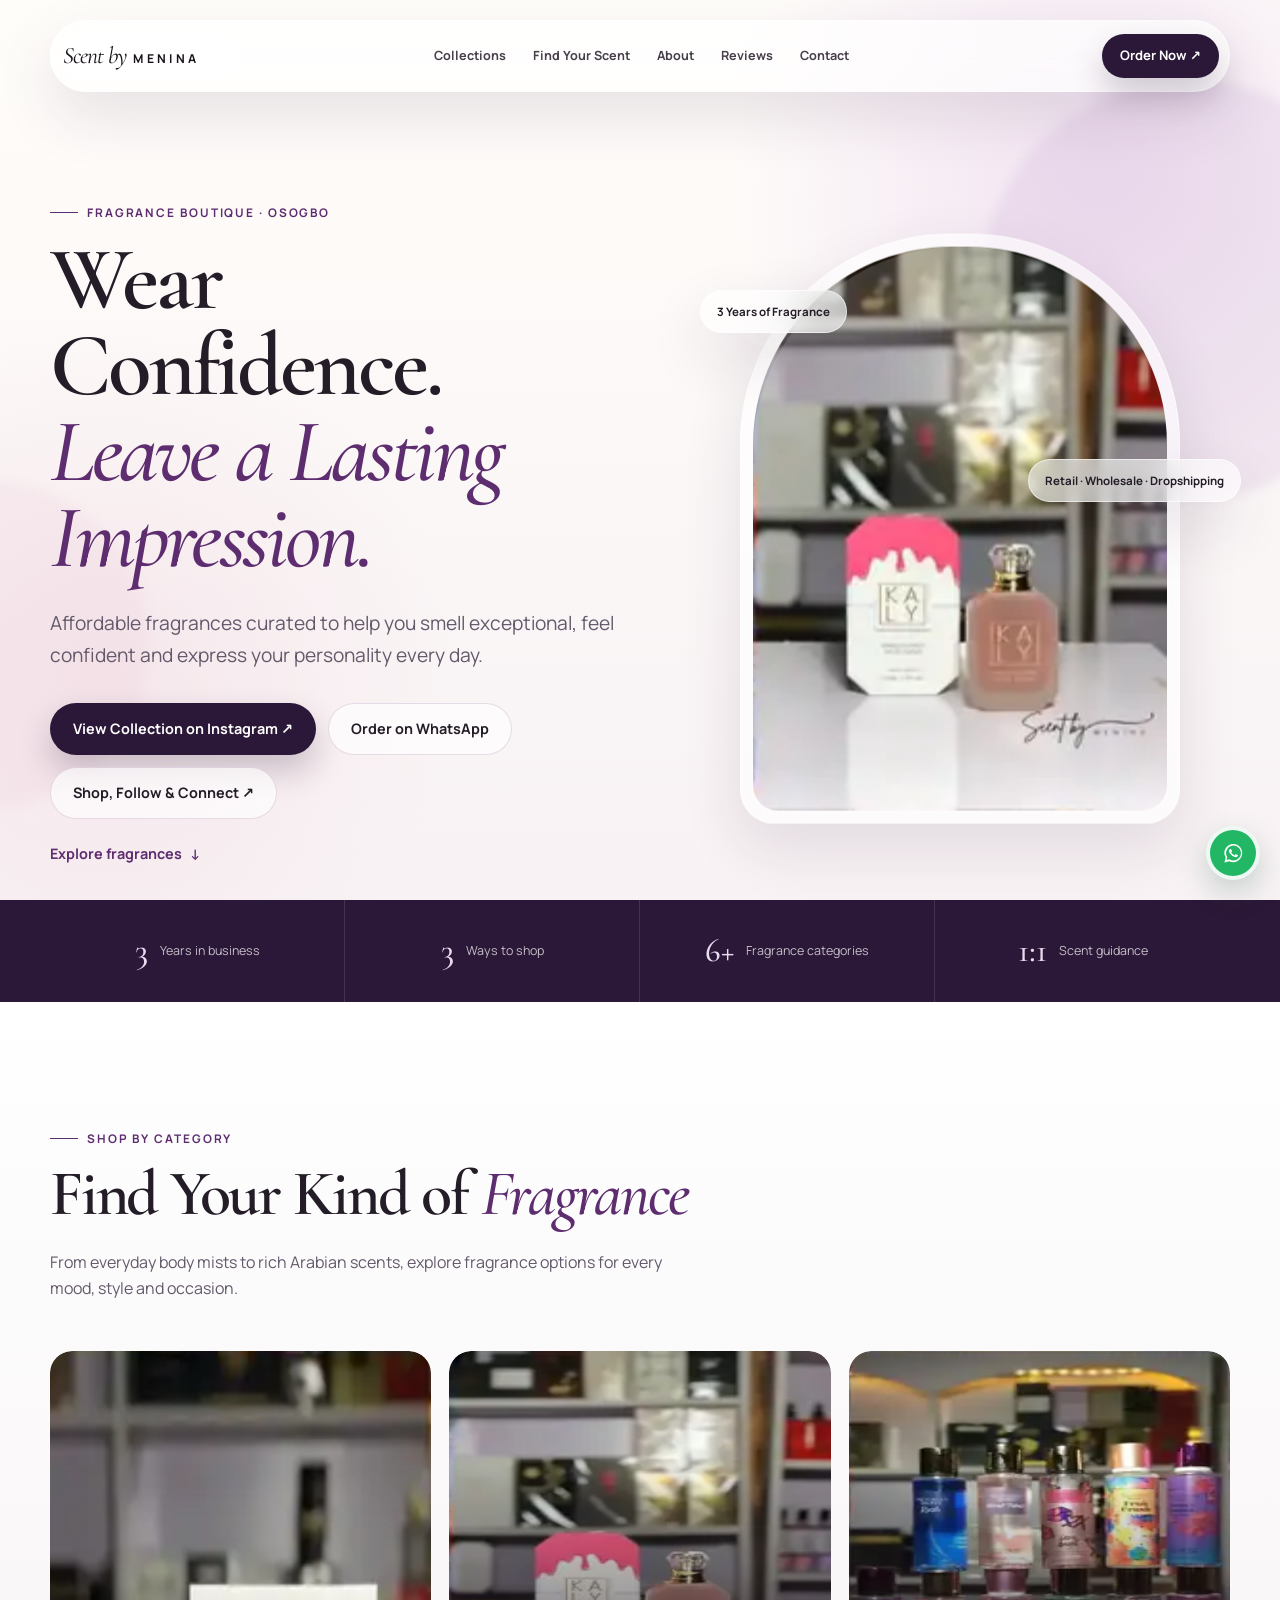
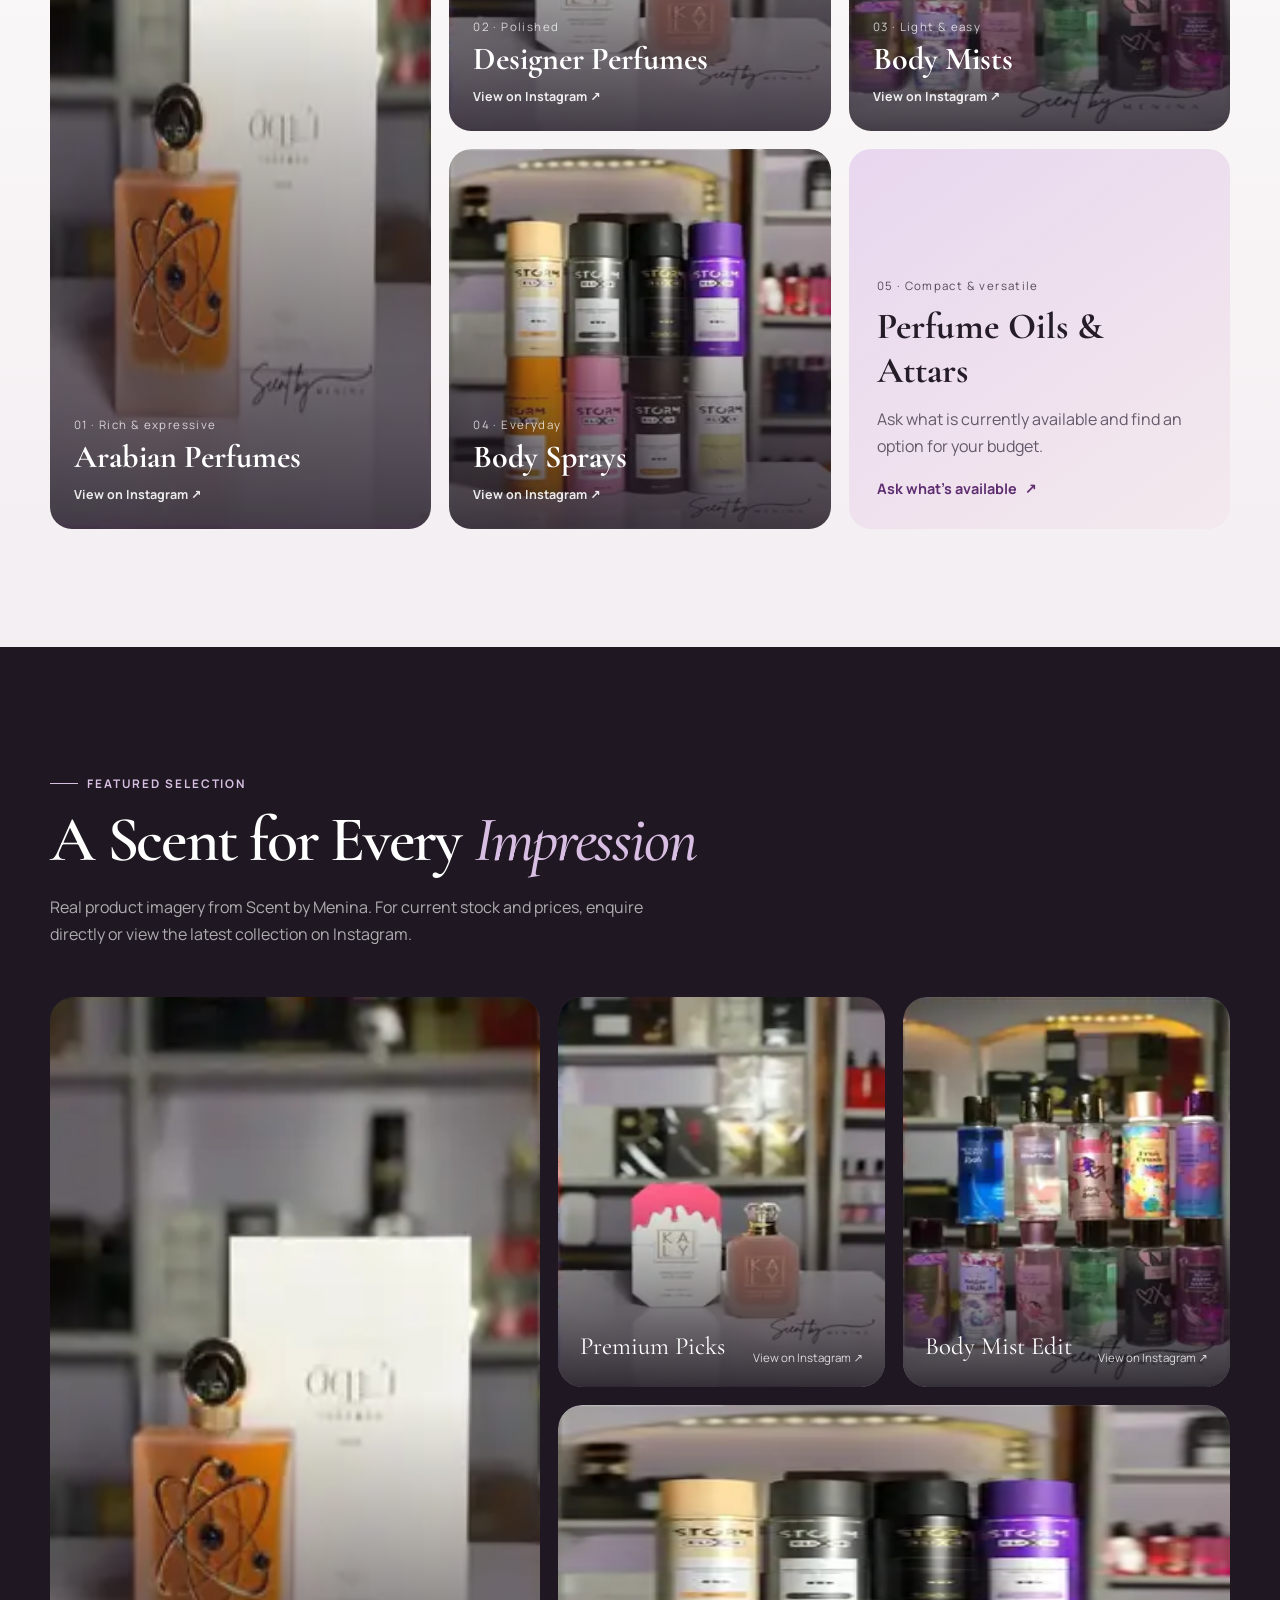
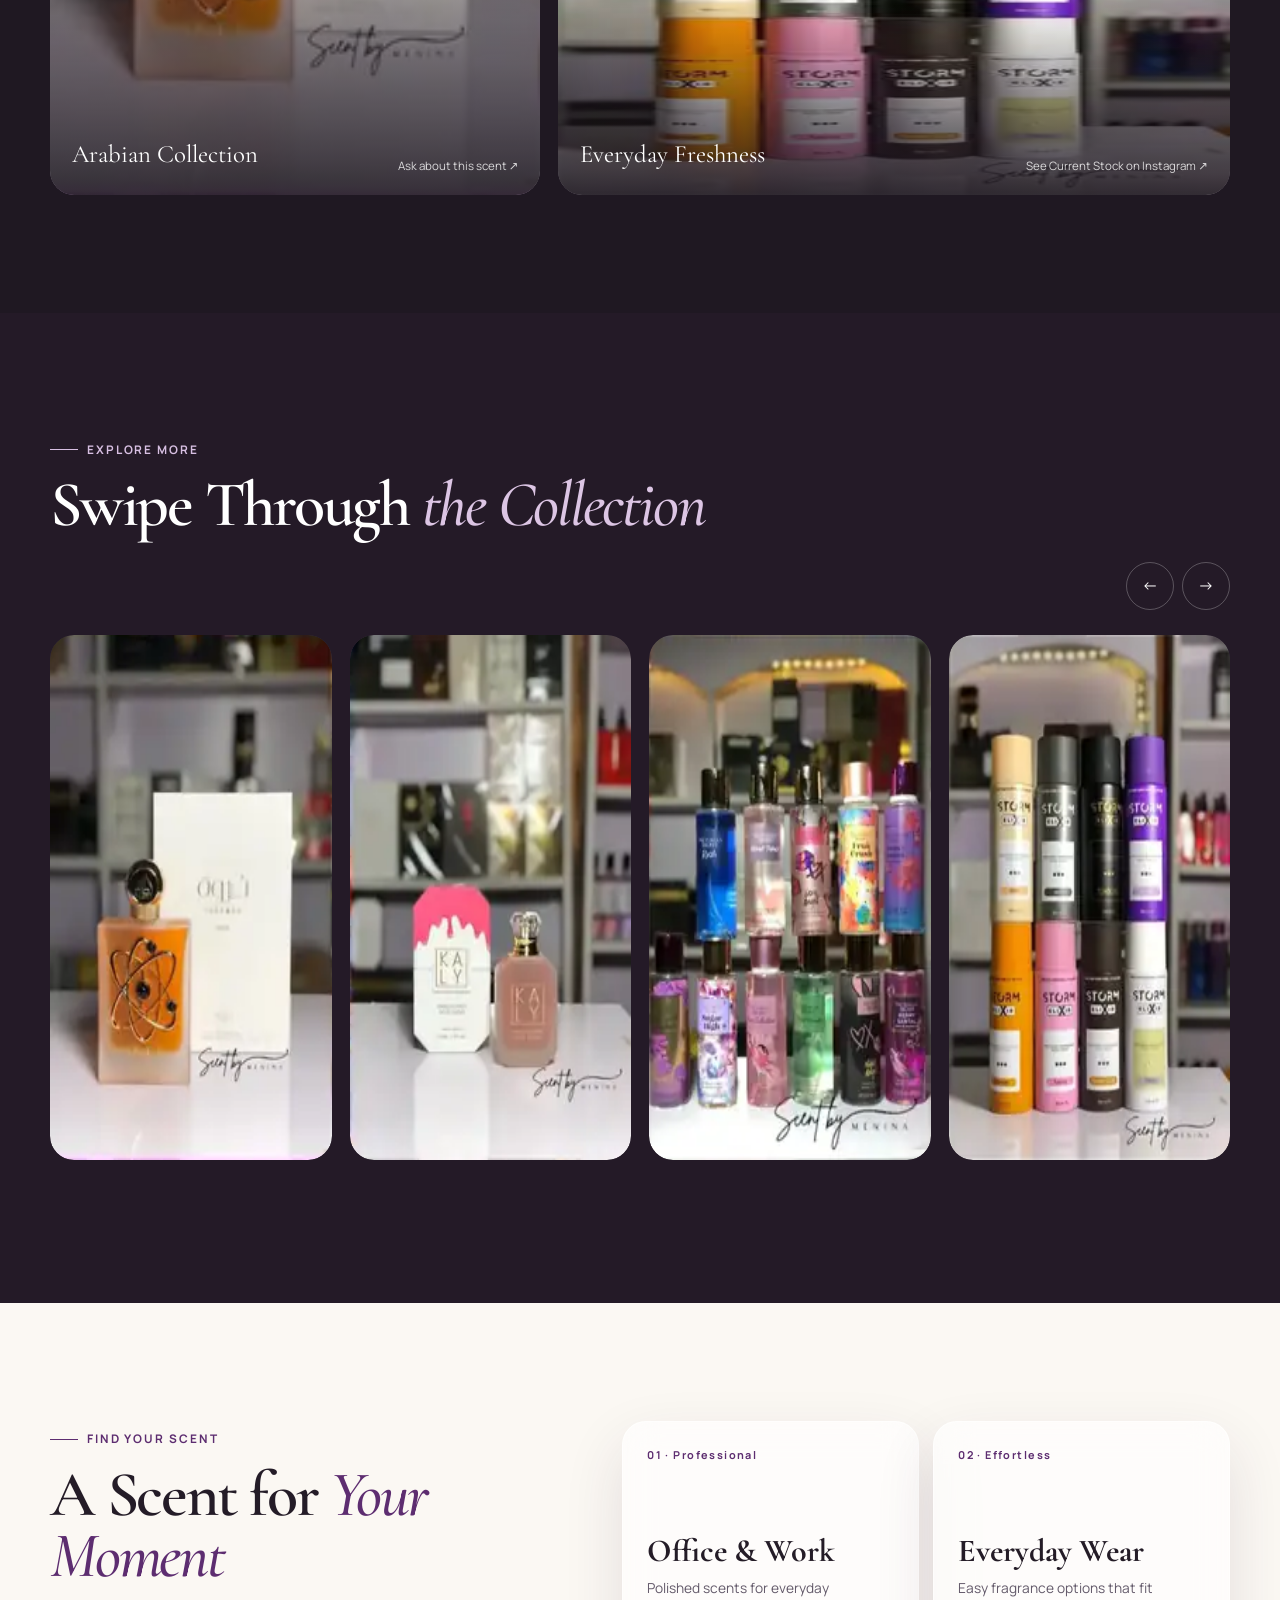
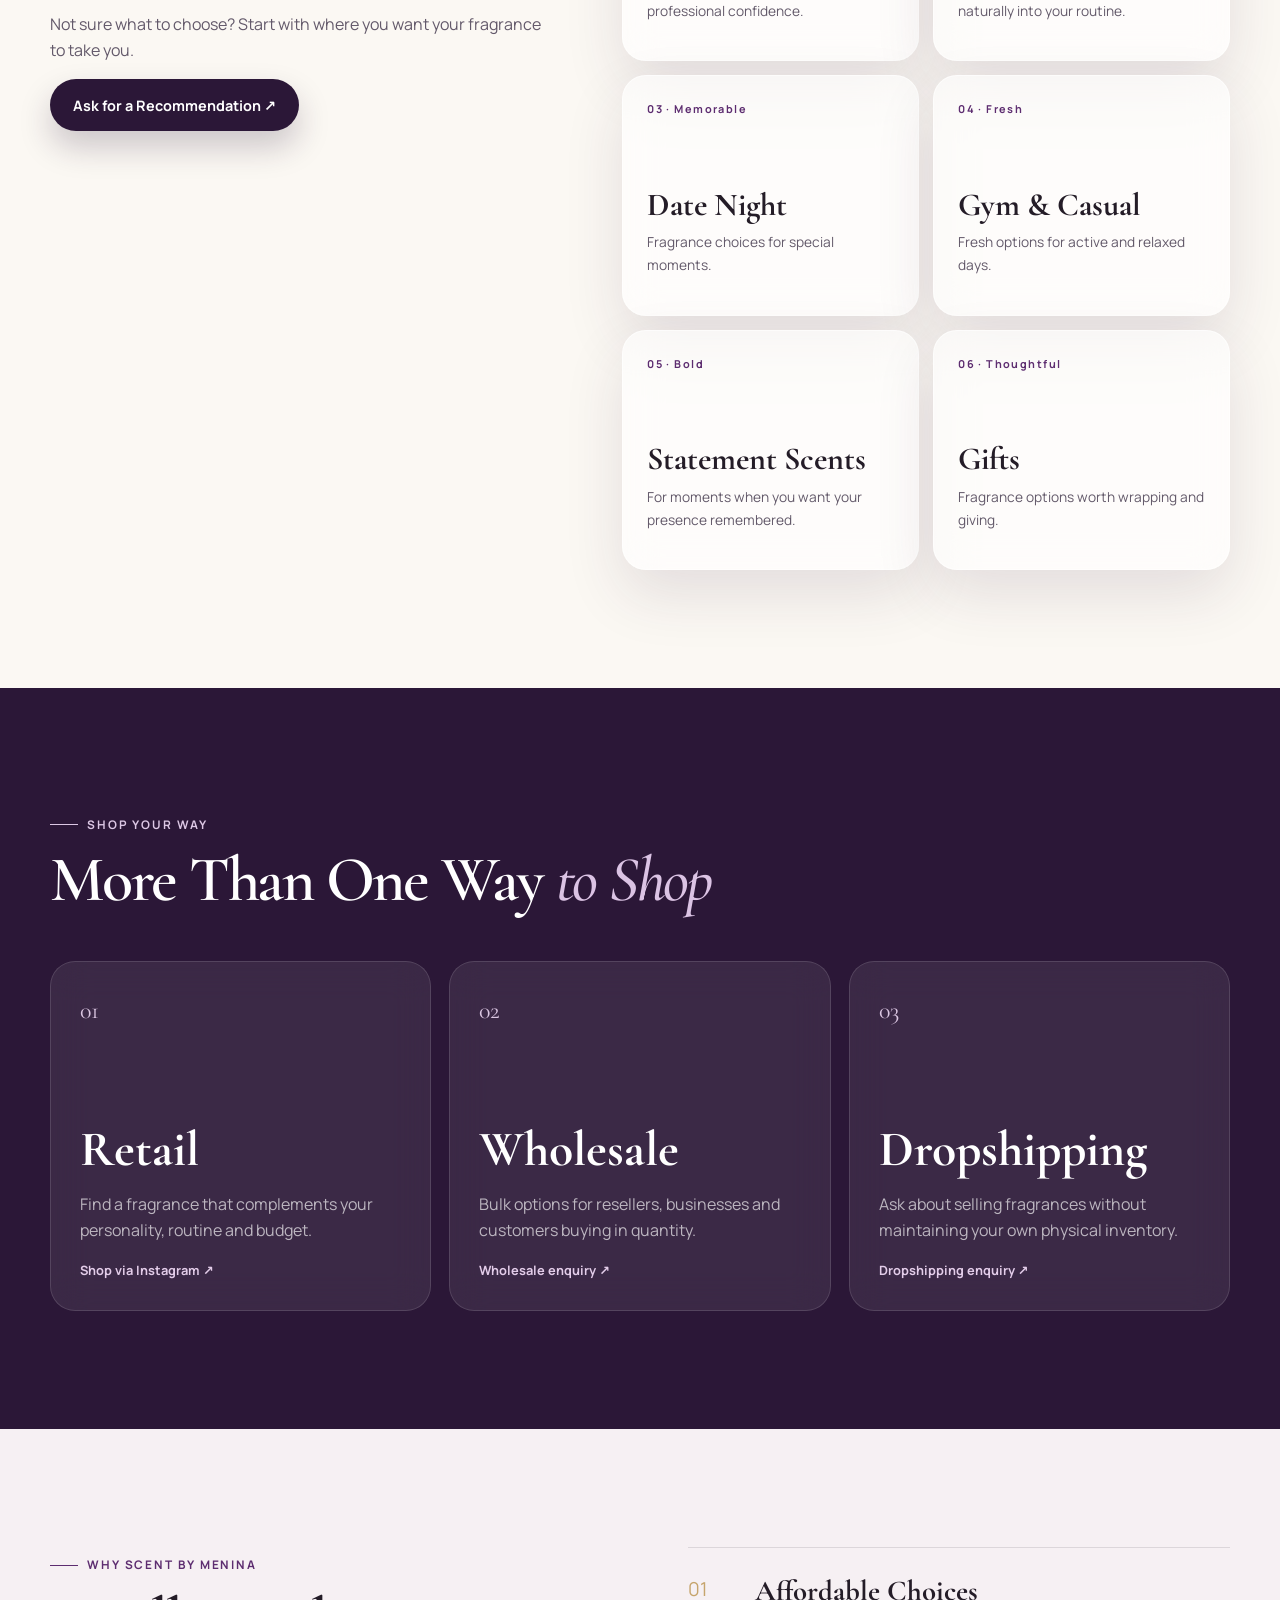
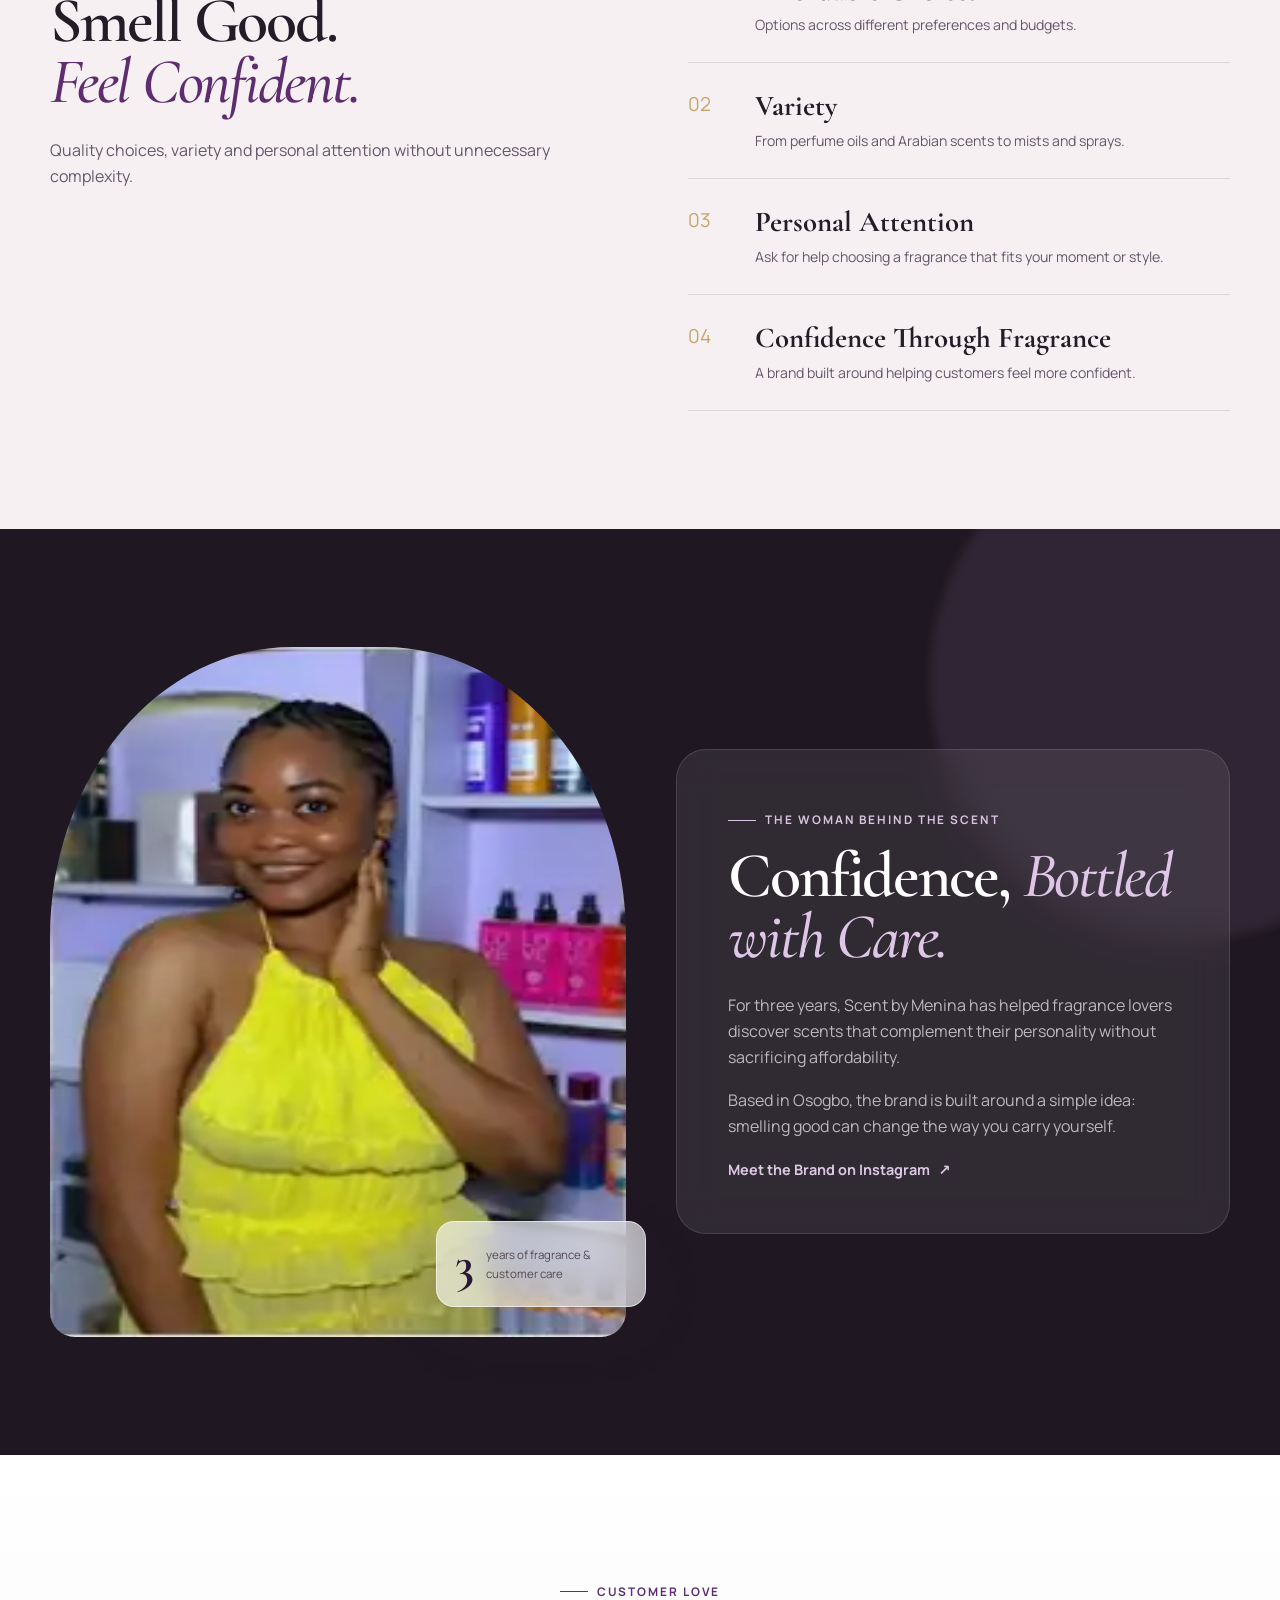
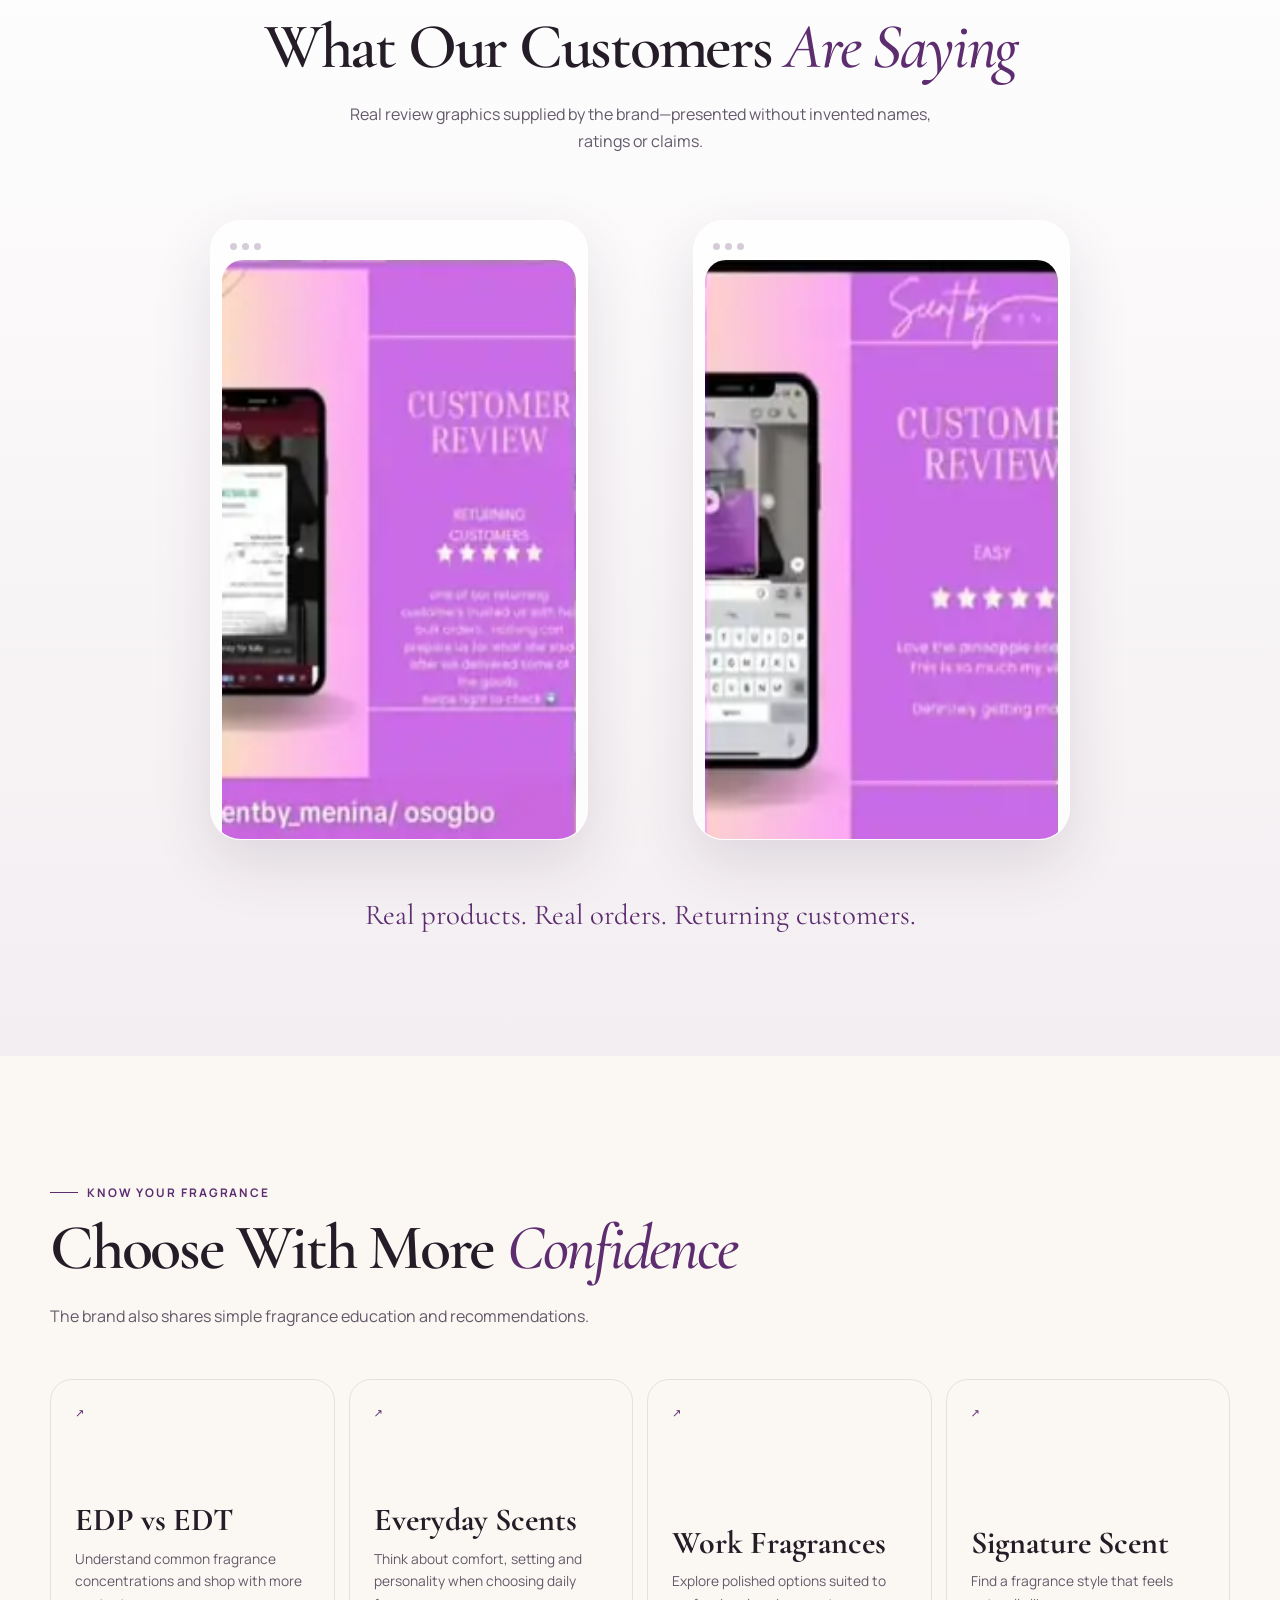
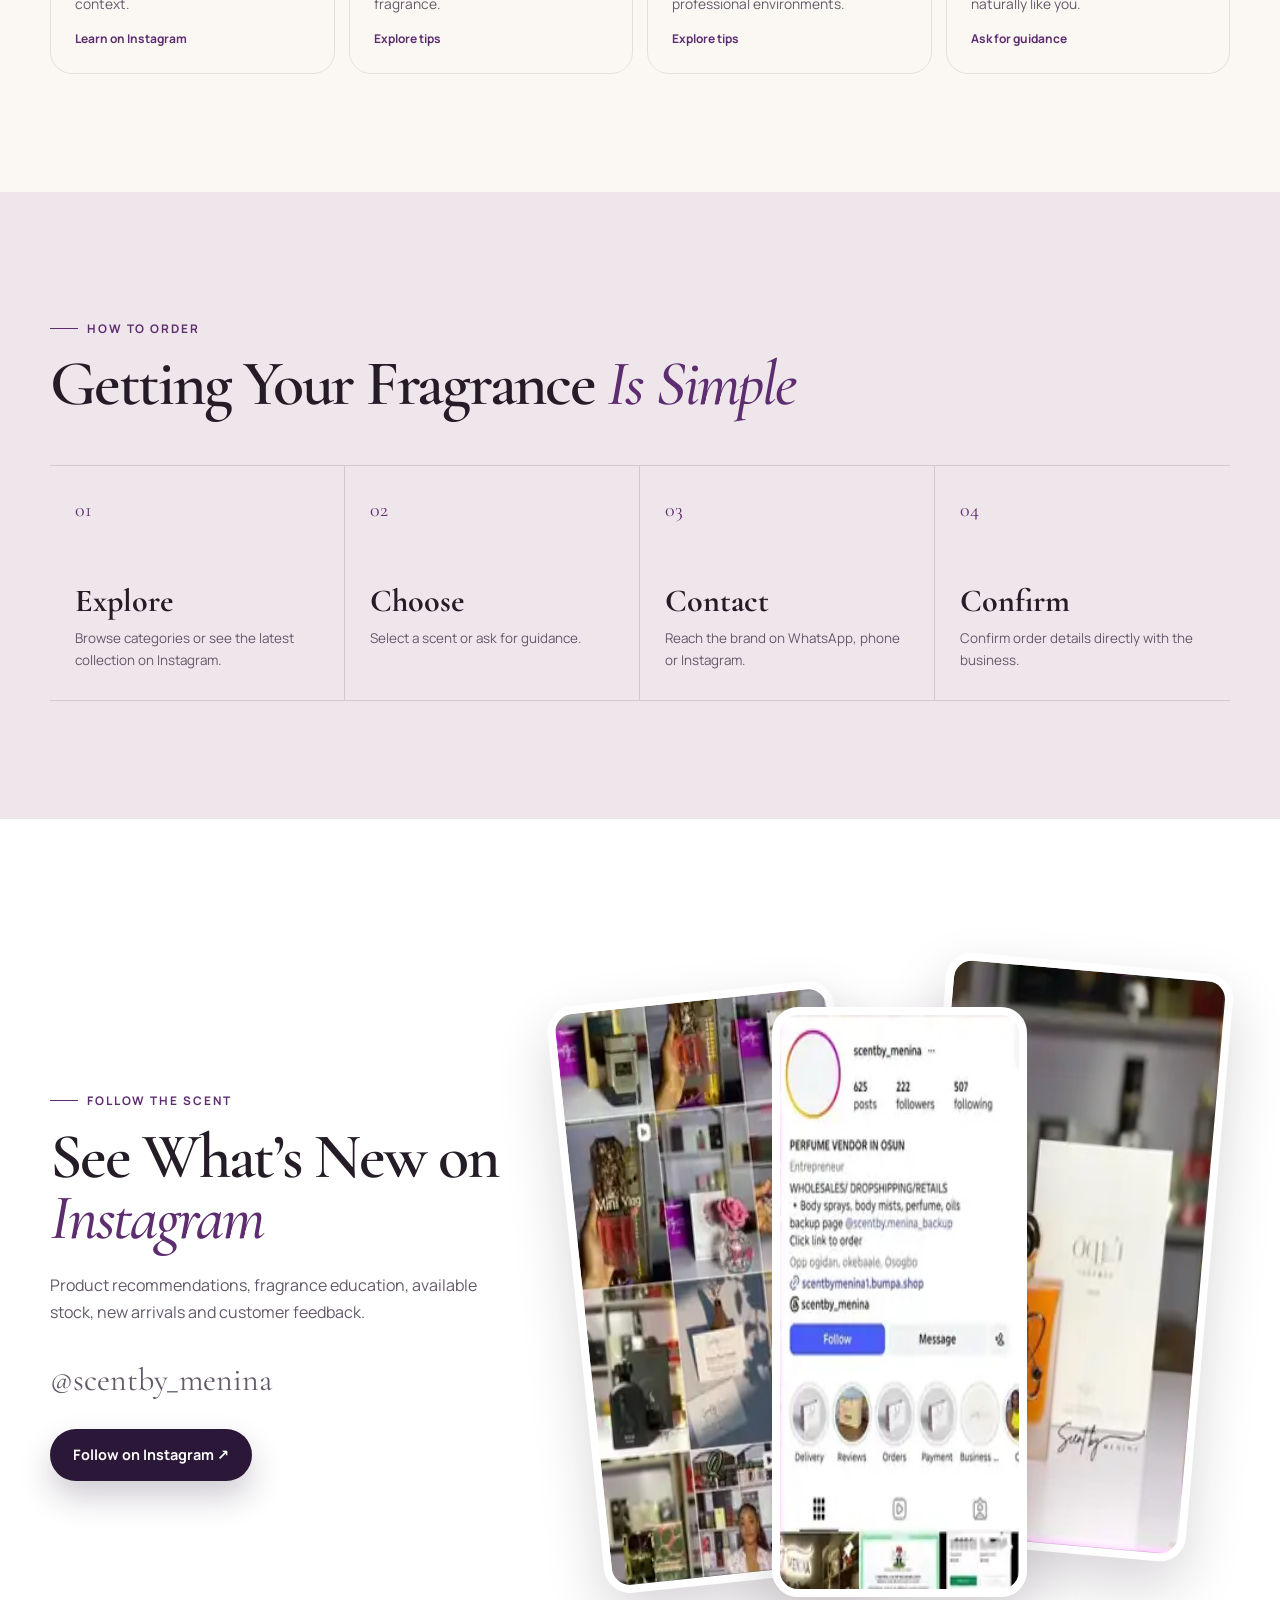
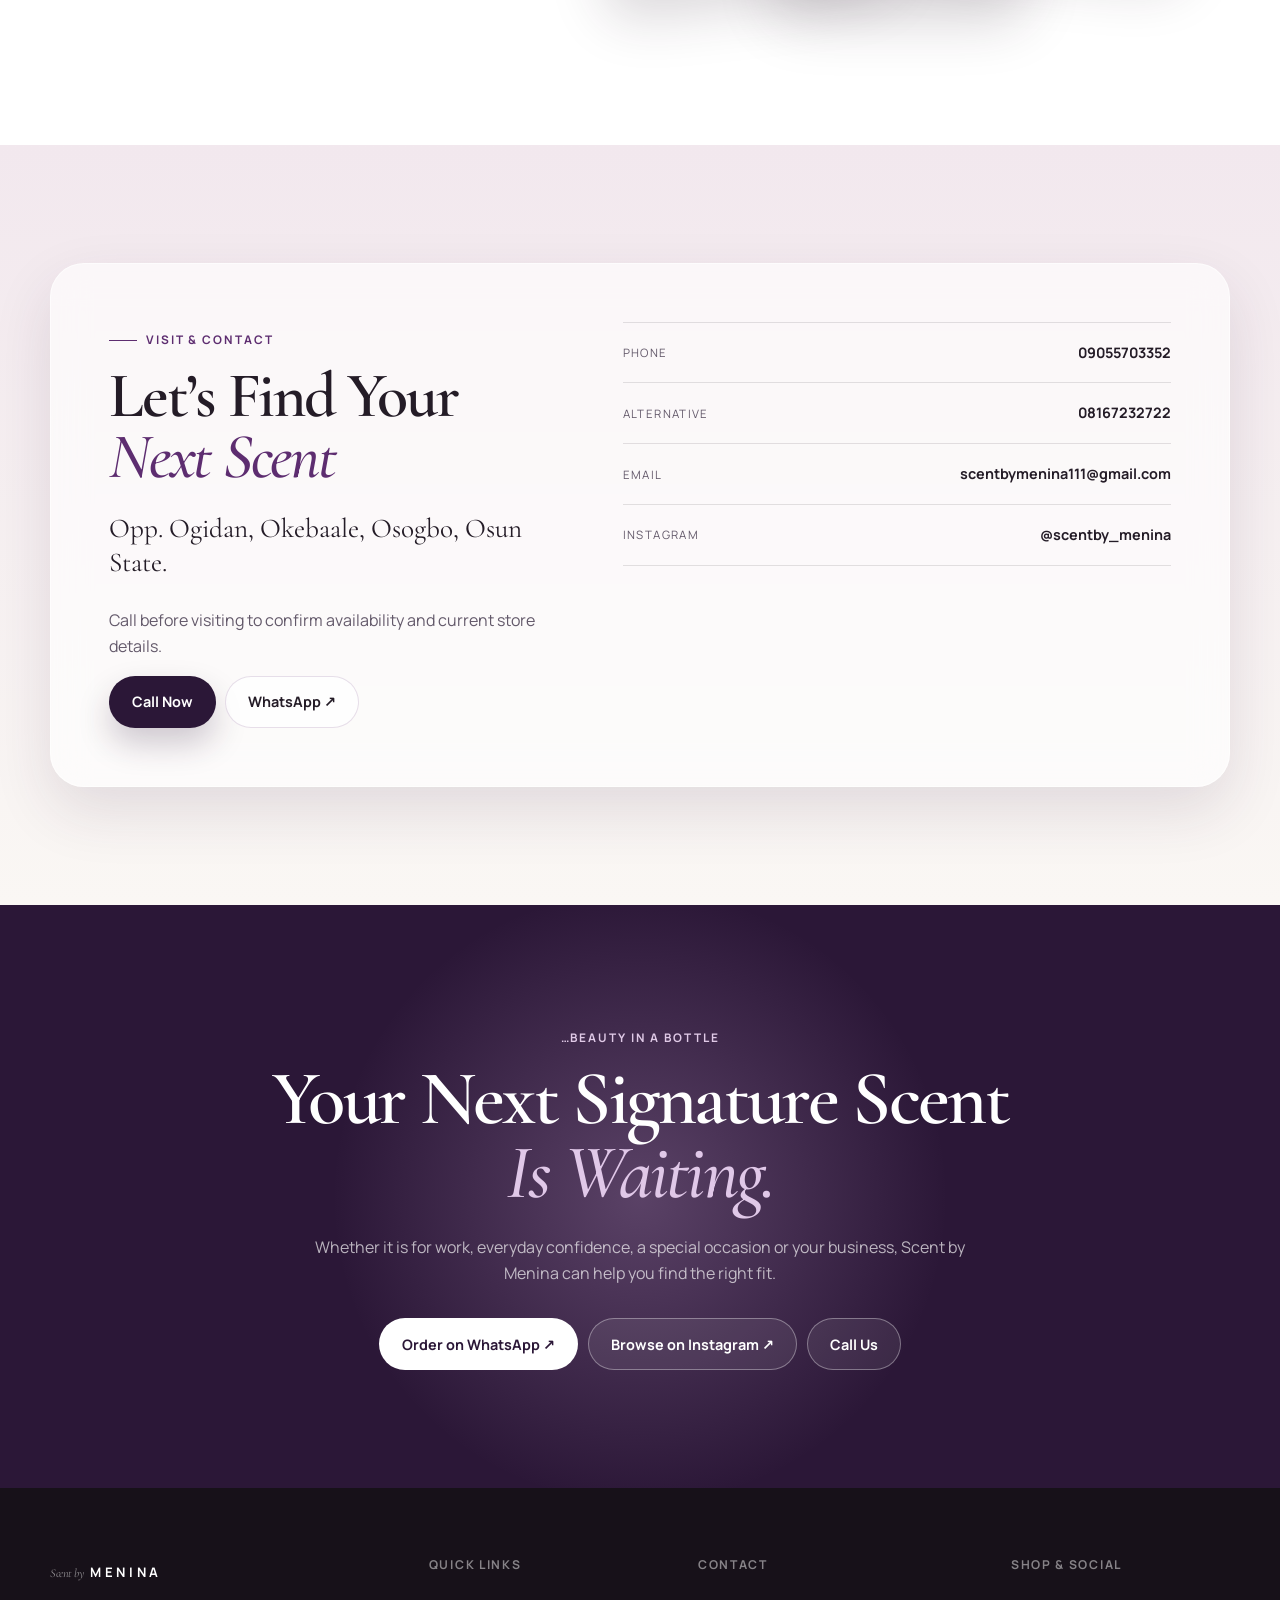
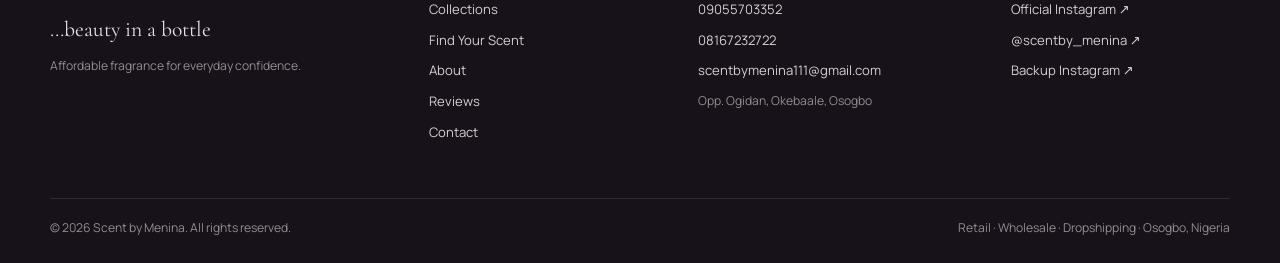
<file: index.html>
<!doctype html>
<html lang="en">
<head>
<meta charset="utf-8">
<meta name="viewport" content="width=device-width,initial-scale=1,viewport-fit=cover">
<title>Scent by Menina | Affordable Perfumes in Osogbo</title>
<meta name="description" content="Discover affordable perfumes, Arabian fragrances, perfume oils, body mists and body sprays from Scent by Menina in Osogbo, Osun State. Retail, wholesale and dropshipping available.">
<meta name="theme-color" content="#2b1737">
<link rel="stylesheet" href="/v2.css">
<link rel="stylesheet" href="/sprite-map.css">
<style>
.asset-box{width:100%;height:100%;min-height:100%;border-radius:inherit}.hero-image-frame .asset-box{border-radius:198px 198px 25px 25px}.category-card .asset-box,.product-tile .asset-box{position:absolute;inset:0}.showcase-card .asset-box{height:420px}.founder-image-wrap>.asset-box{height:690px;border-radius:42% 42% 25px 25px}.review-device .asset-box{aspect-ratio:2/3;border-radius:21px}.social-shot{background-repeat:no-repeat;background-size:300% 300%}.footer-wordmark{margin-bottom:14px}
@media(max-width:720px){.hero-image-frame .asset-box{border-radius:137px 137px 19px 19px}.showcase-card .asset-box{height:285px}.founder-image-wrap>.asset-box{height:440px;border-radius:46% 46% 24px 24px}.review-device .asset-box{aspect-ratio:2/3}.social-shot{height:350px}.category-card,.product-tile{isolation:isolate}.category-card .asset-box,.product-tile .asset-box{z-index:0}.category-overlay,.product-caption{z-index:2}.category-card:after,.product-tile:after{z-index:1}.product-editorial-grid{grid-template-rows:none}.product-tile,.product-tall,.product-wide{height:330px}.footer-grid{grid-template-columns:1fr 1fr}.footer-brand{grid-column:1/3}}
</style>
<script type="application/ld+json">{"@context":"https://schema.org","@type":"Store","name":"Scent by Menina","email":"scentbymenina111@gmail.com","telephone":["+2349055703352","+2348167232722"],"address":{"@type":"PostalAddress","streetAddress":"Opp. Ogidan, Okebaale","addressLocality":"Osogbo","addressRegion":"Osun State","addressCountry":"NG"},"sameAs":["https://www.instagram.com/scentby_menina/","https://scentbymenina1.bumpa.shop"]}</script>
</head>
<body>
<a class="skip-link" href="#main">Skip to content</a>
<header class="site-header" data-header>
  <div class="container nav-shell glass">
    <a class="brand" href="#home" aria-label="Scent by Menina home"><span class="brand-wordmark"><span>Scent by</span><strong>MENINA</strong></span></a>
    <nav class="desktop-nav" aria-label="Primary"><a href="#collections">Collections</a><a href="#find">Find Your Scent</a><a href="#about">About</a><a href="#reviews">Reviews</a><a href="#contact">Contact</a></nav>
    <a class="btn btn-primary btn-sm desktop-cta" href="https://wa.me/2349055703352?text=Hello%20Scent%20by%20Menina%2C%20I%27d%20like%20to%20order%20a%20fragrance." target="_blank" rel="noopener">Order Now ↗</a>
    <button class="menu-button" type="button" data-menu-button aria-expanded="false" aria-label="Open menu"><span></span><span></span><span></span></button>
  </div>
  <div class="mobile-menu glass" data-mobile-menu hidden><a href="#collections">Collections</a><a href="#find">Find Your Scent</a><a href="#about">About</a><a href="#reviews">Reviews</a><a href="#contact">Contact</a><a class="btn btn-primary" href="https://wa.me/2349055703352?text=Hello%20Scent%20by%20Menina%2C%20I%27d%20like%20to%20order%20a%20fragrance." target="_blank" rel="noopener">Order on WhatsApp</a></div>
</header>
<main id="main">
<section class="hero" id="home"><div class="hero-orb orb-one"></div><div class="hero-orb orb-two"></div><div class="container hero-grid">
  <div class="hero-copy reveal"><p class="eyebrow">Fragrance boutique · Osogbo</p><h1>Wear Confidence.<br><em>Leave a Lasting Impression.</em></h1><p class="hero-lead">Affordable fragrances curated to help you smell exceptional, feel confident and express your personality every day.</p><div class="hero-actions"><a class="btn btn-primary" href="https://scentbymenina1.bumpa.shop" target="_blank" rel="noopener">Shop the Collection ↗</a><a class="btn btn-ghost" href="https://wa.me/2349055703352?text=Hello%20Scent%20by%20Menina%2C%20I%27d%20like%20to%20order%20a%20fragrance." target="_blank" rel="noopener">Order on WhatsApp</a></div><a class="text-link" href="#collections">Explore fragrances <span>↓</span></a></div>
  <div class="hero-visual reveal"><div class="hero-image-frame glass" data-parallax="0.018"><div class="asset-box asset-image asset-product-designer" role="img" aria-label="Perfume available from Scent by Menina"></div></div><div class="floating-badge badge-one glass">3 Years of Fragrance</div><div class="floating-badge badge-two glass">Retail · Wholesale · Dropshipping</div></div>
</div></section>
<section class="trust-strip"><div class="container trust-grid"><div class="trust-item"><strong>3</strong><span>Years in business</span></div><div class="trust-item"><strong>3</strong><span>Ways to shop</span></div><div class="trust-item"><strong>6+</strong><span>Fragrance categories</span></div><div class="trust-item"><strong>1:1</strong><span>Scent guidance</span></div></div></section>

<section class="section section-light" id="collections"><div class="container"><div class="section-heading reveal"><p class="eyebrow">Shop by category</p><h2>Find Your Kind of <em>Fragrance</em></h2><p>From everyday body mists to rich Arabian scents, explore fragrance options for every mood, style and occasion.</p></div><div class="category-grid">
  <article class="category-card category-large reveal"><div class="asset-box asset-image asset-product-arabian"></div><div class="category-overlay"><span>01 · Rich & expressive</span><h3>Arabian Perfumes</h3><a href="https://scentbymenina1.bumpa.shop" target="_blank" rel="noopener">View collection ↗</a></div></article>
  <article class="category-card reveal"><div class="asset-box asset-image asset-product-designer"></div><div class="category-overlay"><span>02 · Polished</span><h3>Designer Perfumes</h3><a href="https://scentbymenina1.bumpa.shop" target="_blank" rel="noopener">View collection ↗</a></div></article>
  <article class="category-card reveal"><div class="asset-box asset-image asset-product-mists"></div><div class="category-overlay"><span>03 · Light & easy</span><h3>Body Mists</h3><a href="https://scentbymenina1.bumpa.shop" target="_blank" rel="noopener">View collection ↗</a></div></article>
  <article class="category-card reveal"><div class="asset-box asset-image asset-product-sprays"></div><div class="category-overlay"><span>04 · Everyday</span><h3>Body Sprays</h3><a href="https://scentbymenina1.bumpa.shop" target="_blank" rel="noopener">View collection ↗</a></div></article>
  <article class="category-card category-text reveal"><div><span class="category-number">05 · Compact & versatile</span><h3>Perfume Oils & Attars</h3><p>Ask what is currently available and find an option for your budget.</p><a class="text-link" href="https://wa.me/2349055703352?text=Hello%20Scent%20by%20Menina%2C%20I%27d%20like%20to%20see%20your%20available%20perfume%20oils%20and%20attars." target="_blank" rel="noopener">Ask what’s available <span>↗</span></a></div></article>
</div></div></section>

<section class="section editorial-section"><div class="container"><div class="section-heading dark-heading reveal"><p class="eyebrow">Featured selection</p><h2>A Scent for Every <em>Impression</em></h2><p>Real product imagery from Scent by Menina. For current stock and prices, enquire directly or browse the online catalogue.</p></div><div class="product-editorial-grid">
  <article class="product-tile product-tall reveal"><div class="asset-box asset-image asset-product-arabian"></div><div class="product-caption"><span>Arabian Collection</span><a href="https://wa.me/2349055703352?text=Hello%20Scent%20by%20Menina%2C%20please%20share%20your%20current%20Arabian%20perfume%20options." target="_blank" rel="noopener">Ask about this scent ↗</a></div></article>
  <article class="product-tile reveal"><div class="asset-box asset-image asset-product-designer"></div><div class="product-caption"><span>Premium Picks</span><a href="https://scentbymenina1.bumpa.shop" target="_blank" rel="noopener">View collection ↗</a></div></article>
  <article class="product-tile reveal"><div class="asset-box asset-image asset-product-mists"></div><div class="product-caption"><span>Body Mist Edit</span><a href="https://scentbymenina1.bumpa.shop" target="_blank" rel="noopener">View collection ↗</a></div></article>
  <article class="product-tile product-wide reveal"><div class="asset-box asset-image asset-product-sprays"></div><div class="product-caption"><span>Everyday Freshness</span><a href="https://scentbymenina1.bumpa.shop" target="_blank" rel="noopener">Browse current stock ↗</a></div></article>
</div></div></section>

<section class="section horizontal-showcase"><div class="container showcase-header"><div class="section-heading dark-heading reveal"><p class="eyebrow">Explore more</p><h2>Swipe Through <em>the Collection</em></h2></div><div class="slider-controls"><button data-scroll-prev aria-label="Previous">←</button><button data-scroll-next aria-label="Next">→</button></div></div><div class="showcase-track" data-showcase>
  <article class="showcase-card"><div class="asset-box asset-image asset-product-arabian"></div><div><span>Rich & expressive</span><h3>Arabian Perfumes</h3></div></article>
  <article class="showcase-card"><div class="asset-box asset-image asset-product-designer"></div><div><span>Polished</span><h3>Designer Scents</h3></div></article>
  <article class="showcase-card"><div class="asset-box asset-image asset-product-mists"></div><div><span>Light & easy</span><h3>Body Mists</h3></div></article>
  <article class="showcase-card"><div class="asset-box asset-image asset-product-sprays"></div><div><span>Everyday</span><h3>Body Sprays</h3></div></article>
</div></section>

<section class="section scent-finder" id="find"><div class="container scent-grid"><div class="sticky-heading reveal"><p class="eyebrow">Find your scent</p><h2>A Scent for <em>Your Moment</em></h2><p style="color:var(--ink-soft)">Not sure what to choose? Start with where you want your fragrance to take you.</p><a class="btn btn-primary" href="https://wa.me/2349055703352?text=Hello%20Scent%20by%20Menina%2C%20I%27d%20like%20help%20choosing%20a%20fragrance%20that%20suits%20me." target="_blank" rel="noopener">Ask for a Recommendation ↗</a></div><div class="scent-cards">
  <article class="scent-card glass reveal"><span>01 · Professional</span><div><h3>Office & Work</h3><p>Polished scents for everyday professional confidence.</p></div></article>
  <article class="scent-card glass reveal"><span>02 · Effortless</span><div><h3>Everyday Wear</h3><p>Easy fragrance options that fit naturally into your routine.</p></div></article>
  <article class="scent-card glass reveal"><span>03 · Memorable</span><div><h3>Date Night</h3><p>Fragrance choices for special moments.</p></div></article>
  <article class="scent-card glass reveal"><span>04 · Fresh</span><div><h3>Gym & Casual</h3><p>Fresh options for active and relaxed days.</p></div></article>
  <article class="scent-card glass reveal"><span>05 · Bold</span><div><h3>Statement Scents</h3><p>For moments when you want your presence remembered.</p></div></article>
  <article class="scent-card glass reveal"><span>06 · Thoughtful</span><div><h3>Gifts</h3><p>Fragrance options worth wrapping and giving.</p></div></article>
</div></div></section>

<section class="section shop-way-section"><div class="container"><div class="section-heading reveal"><p class="eyebrow">Shop your way</p><h2>More Than One Way <em>to Shop</em></h2></div><div class="business-grid">
  <article class="business-card glass reveal"><span class="business-index">01</span><h3>Retail</h3><p>Find a fragrance that complements your personality, routine and budget.</p><a href="https://scentbymenina1.bumpa.shop" target="_blank" rel="noopener">Shop retail ↗</a></article>
  <article class="business-card glass reveal"><span class="business-index">02</span><h3>Wholesale</h3><p>Bulk options for resellers, businesses and customers buying in quantity.</p><a href="https://wa.me/2349055703352?text=Hello%20Scent%20by%20Menina%2C%20I%27m%20interested%20in%20your%20wholesale%20fragrance%20options." target="_blank" rel="noopener">Wholesale enquiry ↗</a></article>
  <article class="business-card glass reveal"><span class="business-index">03</span><h3>Dropshipping</h3><p>Ask about selling fragrances without maintaining your own physical inventory.</p><a href="https://wa.me/2349055703352?text=Hello%20Scent%20by%20Menina%2C%20I%27d%20like%20to%20know%20more%20about%20your%20dropshipping%20option." target="_blank" rel="noopener">Dropshipping enquiry ↗</a></article>
</div></div></section>

<section class="section why-section"><div class="container why-grid"><div class="why-copy reveal"><p class="eyebrow">Why Scent by Menina</p><h2>Smell Good.<br><em>Feel Confident.</em></h2><p>Quality choices, variety and personal attention without unnecessary complexity.</p></div><div class="benefit-list">
  <div class="benefit reveal"><span>01</span><div><h3>Affordable Choices</h3><p>Options across different preferences and budgets.</p></div></div>
  <div class="benefit reveal"><span>02</span><div><h3>Variety</h3><p>From perfume oils and Arabian scents to mists and sprays.</p></div></div>
  <div class="benefit reveal"><span>03</span><div><h3>Personal Attention</h3><p>Ask for help choosing a fragrance that fits your moment or style.</p></div></div>
  <div class="benefit reveal"><span>04</span><div><h3>Confidence Through Fragrance</h3><p>A brand built around helping customers feel more confident.</p></div></div>
</div></div></section>

<section class="section founder-section" id="about"><div class="founder-orb"></div><div class="container founder-grid"><div class="founder-image-wrap reveal"><div class="asset-box asset-image asset-founder" role="img" aria-label="Face of Scent by Menina"></div><div class="founder-year glass"><strong>3</strong><span>years of fragrance & customer care</span></div></div><div class="founder-copy glass reveal"><p class="eyebrow">The woman behind the scent</p><h2>Confidence, <em>Bottled with Care.</em></h2><p>For three years, Scent by Menina has helped fragrance lovers discover scents that complement their personality without sacrificing affordability.</p><p>Based in Osogbo, the brand is built around a simple idea: smelling good can change the way you carry yourself.</p><a class="text-link" href="https://www.instagram.com/scentby_menina/" target="_blank" rel="noopener">Meet the Brand on Instagram <span>↗</span></a></div></div></section>

<section class="section section-light reviews-section" id="reviews"><div class="container"><div class="section-heading centered reveal"><p class="eyebrow">Customer love</p><h2>What Our Customers <em>Are Saying</em></h2><p>Real review graphics supplied by the brand—presented without invented names, ratings or claims.</p></div><div class="review-grid">
  <figure class="review-device glass reveal"><div class="device-top"><span></span><span></span><span></span></div><div class="asset-box asset-image asset-review-returning" role="img" aria-label="Returning customer review shared by Scent by Menina"></div><figcaption>Feedback from a returning customer.</figcaption></figure>
  <figure class="review-device glass reveal"><div class="device-top"><span></span><span></span><span></span></div><div class="asset-box asset-image asset-review-pineapple" role="img" aria-label="Customer review shared by Scent by Menina"></div><figcaption>Customer feedback shared directly by the brand.</figcaption></figure>
</div><p class="social-proof-line reveal">Real products. Real orders. Returning customers.</p></div></section>

<section class="section fragrance-education"><div class="container"><div class="section-heading reveal"><p class="eyebrow">Know your fragrance</p><h2>Choose With More <em>Confidence</em></h2><p>The brand also shares simple fragrance education and recommendations.</p></div><div class="education-grid">
  <article class="education-card reveal"><span>↗</span><h3>EDP vs EDT</h3><p>Understand common fragrance concentrations and shop with more context.</p><b>Learn on Instagram</b></article>
  <article class="education-card reveal"><span>↗</span><h3>Everyday Scents</h3><p>Think about comfort, setting and personality when choosing daily fragrance.</p><b>Explore tips</b></article>
  <article class="education-card reveal"><span>↗</span><h3>Work Fragrances</h3><p>Explore polished options suited to professional environments.</p><b>Explore tips</b></article>
  <article class="education-card reveal"><span>↗</span><h3>Signature Scent</h3><p>Find a fragrance style that feels naturally like you.</p><b>Ask for guidance</b></article>
</div></div></section>

<section class="section order-section"><div class="container"><div class="section-heading reveal"><p class="eyebrow">How to order</p><h2>Getting Your Fragrance <em>Is Simple</em></h2></div><div class="order-steps">
  <article class="order-step reveal"><span>01</span><h3>Explore</h3><p>Browse categories or the online catalogue.</p></article><article class="order-step reveal"><span>02</span><h3>Choose</h3><p>Select a scent or ask for guidance.</p></article><article class="order-step reveal"><span>03</span><h3>Contact</h3><p>Reach the brand on WhatsApp, phone or Instagram.</p></article><article class="order-step reveal"><span>04</span><h3>Confirm</h3><p>Confirm order details directly with the business.</p></article>
</div></div></section>

<section class="section instagram-section"><div class="container instagram-grid"><div class="instagram-copy reveal"><p class="eyebrow">Follow the scent</p><h2>See What’s New on <em>Instagram</em></h2><p>Product recommendations, fragrance education, available stock, new arrivals and customer feedback.</p><p class="handle">@scentby_menina</p><a class="btn btn-primary" href="https://www.instagram.com/scentby_menina/" target="_blank" rel="noopener">Follow on Instagram ↗</a></div><div class="instagram-stack reveal"><div class="social-shot shot-one asset-image asset-instagram-grid-1"></div><div class="social-shot shot-two asset-image asset-instagram-grid-2"></div><div class="social-shot shot-three asset-image asset-instagram-profile"></div></div></div></section>

<section class="section contact-section" id="contact"><div class="container contact-grid glass"><div class="reveal"><p class="eyebrow">Visit & contact</p><h2>Let’s Find Your <em>Next Scent</em></h2><p class="location-line">Opp. Ogidan, Okebaale, Osogbo, Osun State.</p><p>Call before visiting to confirm availability and current store details.</p><div style="display:flex;gap:9px;flex-wrap:wrap"><a class="btn btn-primary" href="tel:+2349055703352">Call Now</a><a class="btn btn-ghost" href="https://wa.me/2349055703352?text=Hello%20Scent%20by%20Menina%2C%20I%27d%20like%20to%20ask%20about%20visiting%20your%20Osogbo%20location." target="_blank" rel="noopener">WhatsApp ↗</a></div></div><div class="contact-list reveal"><a href="tel:+2349055703352"><span>Phone</span><strong>09055703352</strong></a><a href="tel:+2348167232722"><span>Alternative</span><strong>08167232722</strong></a><a href="mailto:scentbymenina111@gmail.com"><span>Email</span><strong>scentbymenina111@gmail.com</strong></a><a href="https://www.instagram.com/scentby_menina/" target="_blank" rel="noopener"><span>Instagram</span><strong>@scentby_menina</strong></a></div></div></section>

<section class="section final-cta"><div class="cta-orb"></div><div class="container final-cta-inner reveal"><p class="eyebrow">…beauty in a bottle</p><h2>Your Next Signature Scent <em>Is Waiting.</em></h2><p>Whether it is for work, everyday confidence, a special occasion or your business, Scent by Menina can help you find the right fit.</p><div class="final-actions"><a class="btn btn-light" href="https://wa.me/2349055703352?text=Hello%20Scent%20by%20Menina%2C%20I%27d%20like%20to%20order%20a%20fragrance." target="_blank" rel="noopener">Order on WhatsApp ↗</a><a class="btn btn-outline-light" href="https://scentbymenina1.bumpa.shop" target="_blank" rel="noopener">Browse Collection</a><a class="btn btn-outline-light" href="tel:+2349055703352">Call Us</a></div></div></section>
</main>

<footer class="site-footer"><div class="container"><div class="footer-grid"><div class="footer-brand"><div class="footer-wordmark"><span>Scent by</span><strong>MENINA</strong></div><p>…beauty in a bottle</p><span>Affordable fragrance for everyday confidence.</span></div><div><h3>Quick Links</h3><a href="#collections">Collections</a><a href="#find">Find Your Scent</a><a href="#about">About</a><a href="#reviews">Reviews</a><a href="#contact">Contact</a></div><div><h3>Contact</h3><a href="tel:+2349055703352">09055703352</a><a href="tel:+2348167232722">08167232722</a><a href="mailto:scentbymenina111@gmail.com">scentbymenina111@gmail.com</a><span>Opp. Ogidan, Okebaale, Osogbo</span></div><div><h3>Shop & Social</h3><a href="https://scentbymenina1.bumpa.shop" target="_blank" rel="noopener">Bumpa Online Store ↗</a><a href="https://www.instagram.com/scentby_menina/" target="_blank" rel="noopener">@scentby_menina ↗</a><a href="https://www.instagram.com/scentby.menina_backup/" target="_blank" rel="noopener">Backup Instagram ↗</a></div></div><div class="footer-bottom"><span>© <span data-year></span> Scent by Menina. All rights reserved.</span><span>Retail · Wholesale · Dropshipping · Osogbo, Nigeria</span></div></div></footer>

<a class="floating-whatsapp" href="https://wa.me/2349055703352?text=Hello%20Scent%20by%20Menina%2C%20I%27d%20like%20to%20order%20a%20fragrance." target="_blank" rel="noopener" aria-label="Chat with Scent by Menina on WhatsApp"><svg viewBox="0 0 24 24" aria-hidden="true"><path d="M12 2a9.5 9.5 0 0 0-8.1 14.47L2.5 21.5l5.18-1.36A9.5 9.5 0 1 0 12 2Zm0 17.27a7.7 7.7 0 0 1-3.93-1.07l-.28-.17-3.07.8.82-2.99-.18-.3A7.74 7.74 0 1 1 12 19.27Zm4.24-5.8c-.23-.12-1.38-.68-1.59-.76-.21-.08-.37-.12-.52.12-.16.23-.6.76-.74.91-.14.16-.27.18-.5.06-.24-.12-.99-.36-1.88-1.16-.7-.62-1.16-1.38-1.3-1.62-.13-.23-.01-.36.1-.48.1-.1.23-.27.35-.4.11-.14.15-.24.23-.4.08-.15.04-.29-.02-.4-.06-.12-.52-1.26-.72-1.72-.19-.46-.38-.4-.52-.4h-.44c-.15 0-.4.06-.6.29-.21.23-.8.78-.8 1.91s.82 2.22.94 2.38c.12.15 1.61 2.46 3.9 3.45.55.24.97.38 1.3.49.55.17 1.04.15 1.43.09.44-.07 1.38-.56 1.57-1.1.2-.54.2-1 .14-1.1-.06-.1-.21-.16-.44-.28Z"/></svg><span>WhatsApp</span></a>
<script src="/v2.js" defer></script>
</body>
</html>
</file>
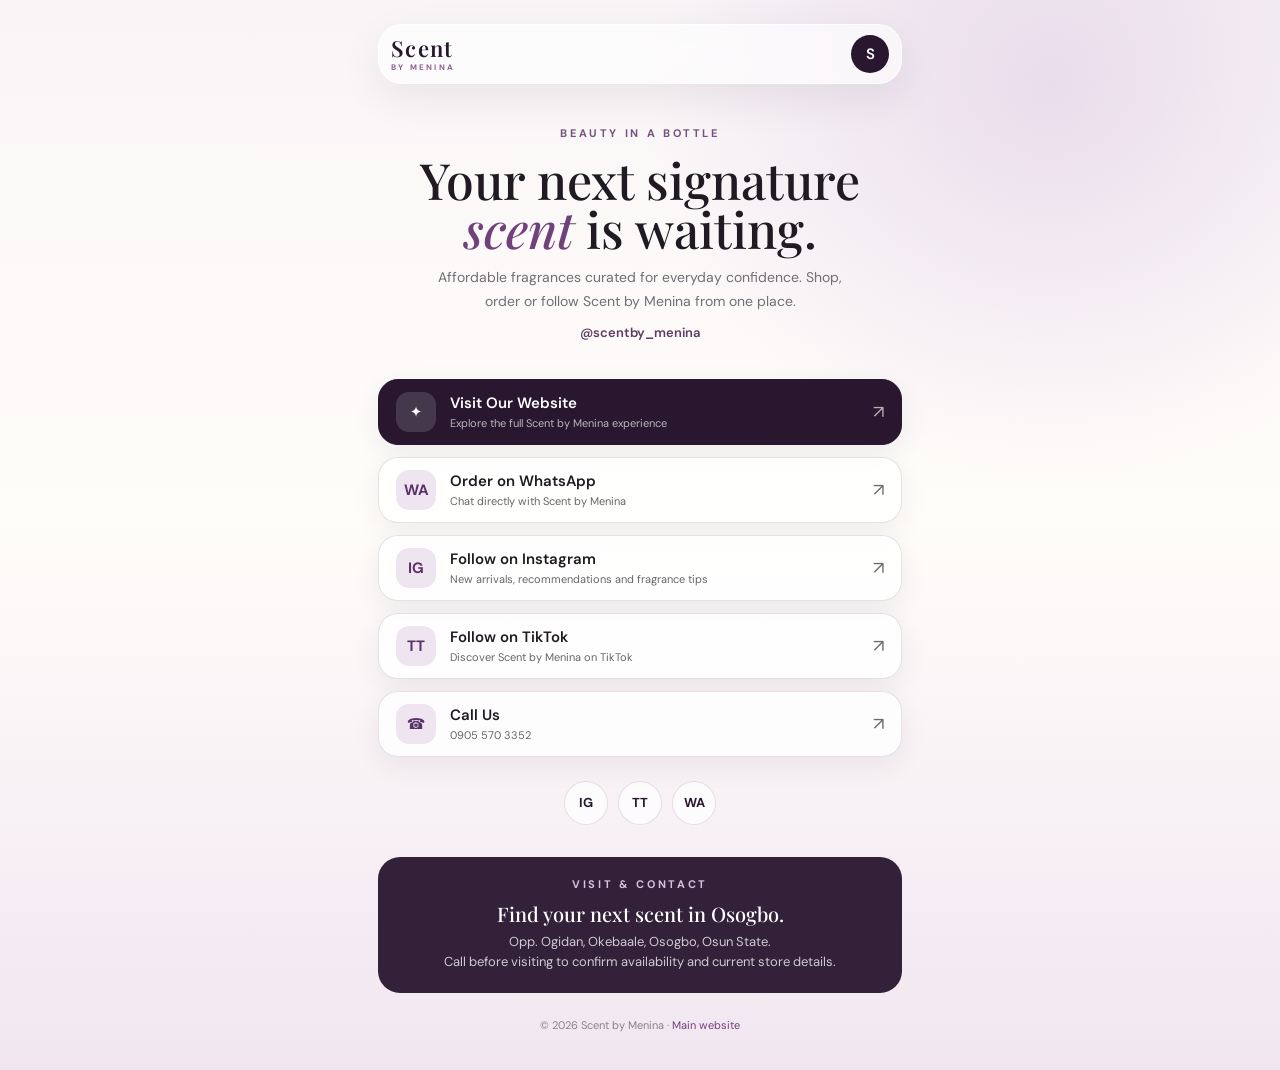
<file: links.html>
<!doctype html>
<html lang="en">
<head>
  <meta charset="utf-8">
  <meta name="viewport" content="width=device-width, initial-scale=1, viewport-fit=cover">
  <meta name="theme-color" content="#24152b">
  <meta name="description" content="Scent by Menina — all the places to shop, order and follow the brand online.">
  <title>Scent by Menina | Links</title>
  <style>
    @import url('https://fonts.googleapis.com/css2?family=DM+Sans:wght@400;500;600;700&family=Playfair+Display:ital,wght@0,500;0,600;1,500;1,600&display=swap');
    :root{--plum:#28172f;--plum2:#3d2347;--cream:#fbf8f5;--lilac:#eaddea;--ink:#211a22;--muted:#756c76;--line:rgba(40,23,47,.12)}
    *{box-sizing:border-box} html{scroll-behavior:smooth} body{margin:0;min-height:100vh;background:radial-gradient(circle at 82% 8%,rgba(191,153,205,.28),transparent 28%),linear-gradient(180deg,#f9f5f7 0%,#fffdfa 48%,#f1e6f0 100%);color:var(--ink);font-family:'DM Sans',system-ui,sans-serif}
    .page{width:min(100%,560px);margin:auto;min-height:100vh;padding:24px 18px 34px;display:flex;flex-direction:column}
    .topbar{display:flex;align-items:center;justify-content:space-between;padding:10px 12px;border:1px solid rgba(255,255,255,.8);background:rgba(255,255,255,.62);backdrop-filter:blur(18px);border-radius:24px;box-shadow:0 14px 40px rgba(43,25,49,.08)}
    .brand{display:inline-flex;align-items:center;text-decoration:none;color:var(--plum);line-height:1}.brand-name{font-family:'Playfair Display',Georgia,serif;font-size:22px;letter-spacing:.06em;font-weight:600}.brand-by{display:block;margin-top:4px;font-family:'DM Sans',system-ui,sans-serif;font-size:8px;letter-spacing:.28em;text-transform:uppercase;color:#8a5d90;font-weight:700}.brand-wrap{display:flex;flex-direction:column}.mark{width:38px;height:38px;border-radius:50%;display:grid;place-items:center;background:var(--plum);color:#fff;font-size:15px;font-weight:600}
    .intro{text-align:center;padding:42px 10px 22px}.eyebrow{font-size:11px;letter-spacing:.24em;text-transform:uppercase;color:#76527d;font-weight:700;margin-bottom:15px}.intro h1{font-family:'Playfair Display',Georgia,serif;font-size:clamp(34px,9vw,50px);line-height:.98;font-weight:500;margin:0 0 13px}.intro h1 em{color:#70417b}.intro p{max-width:420px;margin:0 auto;color:var(--muted);font-size:14px;line-height:1.7}.handle{margin-top:10px;font-size:13px;color:#5d3d64;font-weight:600}
    .links{display:grid;gap:12px;margin-top:16px}.link{position:relative;display:flex;align-items:center;gap:14px;min-height:66px;padding:12px 17px;border-radius:20px;border:1px solid var(--line);background:rgba(255,255,255,.82);color:var(--ink);text-decoration:none;box-shadow:0 9px 28px rgba(44,24,50,.07);transition:transform .2s ease,box-shadow .2s ease,background .2s ease}.link:hover{transform:translateY(-2px);box-shadow:0 14px 34px rgba(44,24,50,.12)}.link.primary{background:var(--plum);color:#fff;border-color:var(--plum)}.icon{width:40px;height:40px;flex:0 0 40px;border-radius:13px;display:grid;place-items:center;background:#efe5f0;color:#5c3266;font-weight:700;font-size:15px}.primary .icon{background:rgba(255,255,255,.14);color:#fff}.copy{display:flex;flex-direction:column;gap:3px;min-width:0}.copy strong{font-size:15px;font-weight:600}.copy span{font-size:11px;opacity:.68}.arrow{margin-left:auto;font-size:18px;opacity:.65}
    .socials{display:flex;justify-content:center;gap:10px;margin:24px 0 8px}.social{width:44px;height:44px;border-radius:50%;display:grid;place-items:center;text-decoration:none;background:rgba(255,255,255,.75);border:1px solid var(--line);color:var(--plum);font-weight:700;font-size:13px}.social:hover{background:#fff}
    .location{margin-top:24px;padding:20px;border-radius:22px;background:rgba(42,23,49,.95);color:#fff;text-align:center}.location .eyebrow{color:#d7bfdc;margin-bottom:9px}.location p{margin:0;color:rgba(255,255,255,.76);font-size:13px;line-height:1.6}.location strong{font-family:'Playfair Display',Georgia,serif;font-size:20px;font-weight:500;display:block;margin-bottom:5px}
    footer{text-align:center;padding:25px 0 4px;color:#8a818b;font-size:11px}footer a{color:#70417b;text-decoration:none}
    @media(max-width:390px){.page{padding-left:14px;padding-right:14px}.intro{padding-top:34px}.link{min-height:62px}.brand-name{font-size:20px}}
  </style>
</head>
<body>
  <main class="page">
    <header class="topbar">
      <a class="brand" href="/" aria-label="Scent by Menina home"><span class="brand-wrap"><span class="brand-name">Scent</span><span class="brand-by">by Menina</span></span></a>
      <div class="mark" aria-hidden="true">S</div>
    </header>

    <section class="intro">
      <div class="eyebrow">Beauty in a bottle</div>
      <h1>Your next signature <em>scent</em> is waiting.</h1>
      <p>Affordable fragrances curated for everyday confidence. Shop, order or follow Scent by Menina from one place.</p>
      <div class="handle">@scentby_menina</div>
    </section>

    <nav class="links" aria-label="Scent by Menina links">
      <a class="link primary" href="https://scent-by-menina.vercel.app/">
        <span class="icon">✦</span><span class="copy"><strong>Visit Our Website</strong><span>Explore the full Scent by Menina experience</span></span><span class="arrow">↗</span>
      </a>
      <a class="link" href="https://wa.me/2349055703352?text=Hello%20Scent%20by%20Menina%2C%20I%27d%20like%20to%20make%20an%20enquiry.">
        <span class="icon">WA</span><span class="copy"><strong>Order on WhatsApp</strong><span>Chat directly with Scent by Menina</span></span><span class="arrow">↗</span>
      </a>
      <a class="link" href="https://www.instagram.com/scentby_menina/">
        <span class="icon">IG</span><span class="copy"><strong>Follow on Instagram</strong><span>New arrivals, recommendations and fragrance tips</span></span><span class="arrow">↗</span>
      </a>
      <a class="link" href="https://www.tiktok.com/@scentby_menina">
        <span class="icon">TT</span><span class="copy"><strong>Follow on TikTok</strong><span>Discover Scent by Menina on TikTok</span></span><span class="arrow">↗</span>
      </a>
      <a class="link" href="tel:+2349055703352">
        <span class="icon">☎</span><span class="copy"><strong>Call Us</strong><span>0905 570 3352</span></span><span class="arrow">↗</span>
      </a>
    </nav>

    <div class="socials" aria-label="Social links">
      <a class="social" href="https://www.instagram.com/scentby_menina/" aria-label="Instagram">IG</a>
      <a class="social" href="https://www.tiktok.com/@scentby_menina" aria-label="TikTok">TT</a>
      <a class="social" href="https://wa.me/2349055703352" aria-label="WhatsApp">WA</a>
    </div>

    <section class="location">
      <div class="eyebrow">Visit & contact</div>
      <strong>Find your next scent in Osogbo.</strong>
      <p>Opp. Ogidan, Okebaale, Osogbo, Osun State.<br>Call before visiting to confirm availability and current store details.</p>
    </section>

    <footer>© 2026 Scent by Menina · <a href="/">Main website</a></footer>
  </main>
</body>
</html>
</file>
<file: v2.css>
@import url('https://fonts.googleapis.com/css2?family=Cormorant+Garamond:ital,wght@0,500;0,600;1,500;1,600&family=Manrope:wght@400;500;600;700&display=swap');

:root {
  --ink: #241c27;
  --ink-soft: #63596a;
  --paper: #fbf8f3;
  --paper-2: #f3eef1;
  --plum: #5d2d70;
  --plum-dark: #2b1737;
  --lavender: #b995c8;
  --lilac: #e7d7ef;
  --rose: #f0d6df;
  --gold: #c6a46c;
  --white: #ffffff;
  --glass: rgba(255,255,255,.62);
  --glass-dark: rgba(41,24,50,.66);
  --border: rgba(255,255,255,.58);
  --shadow: 0 24px 60px rgba(59, 34, 66, .12);
  --radius-lg: 34px;
  --radius-md: 22px;
  --radius-sm: 14px;
  --container: min(1180px, calc(100% - 40px));
  --serif: 'Cormorant Garamond', Georgia, serif;
  --sans: 'Manrope', system-ui, -apple-system, BlinkMacSystemFont, 'Segoe UI', sans-serif;
}

* { box-sizing: border-box; }
html { scroll-behavior: smooth; }
body {
  margin: 0;
  font-family: var(--sans);
  color: var(--ink);
  background: var(--paper);
  line-height: 1.65;
  overflow-x: hidden;
  -webkit-font-smoothing: antialiased;
}
img { max-width: 100%; display: block; }
a { color: inherit; text-decoration: none; }
button, input, textarea { font: inherit; }
button, a { -webkit-tap-highlight-color: transparent; }
::selection { background: var(--lilac); color: var(--plum-dark); }

.skip-link {
  position: fixed; left: 16px; top: -60px; z-index: 9999;
  background: #fff; padding: 10px 14px; border-radius: 10px;
  transition: top .2s ease;
}
.skip-link:focus { top: 16px; }

.container { width: var(--container); margin-inline: auto; }
.section { position: relative; padding: 118px 0; }
.section-light { background: linear-gradient(180deg, #fff 0%, var(--paper-2) 100%); }
.glass {
  background: var(--glass);
  border: 1px solid var(--border);
  box-shadow: var(--shadow);
  -webkit-backdrop-filter: blur(18px);
  backdrop-filter: blur(18px);
}

.eyebrow {
  display: inline-flex;
  align-items: center;
  gap: 9px;
  margin: 0 0 15px;
  text-transform: uppercase;
  letter-spacing: .16em;
  font-size: .74rem;
  font-weight: 700;
  color: var(--plum);
}
.eyebrow::before { content: ''; width: 28px; height: 1px; background: currentColor; }

h1,h2,h3,p { margin-top: 0; }
h1,h2 {
  font-family: var(--serif);
  letter-spacing: -.035em;
  line-height: .96;
  font-weight: 600;
}
h1 { font-size: clamp(3.8rem, 7vw, 7.7rem); margin-bottom: 27px; }
h2 { font-size: clamp(3rem, 5vw, 5.6rem); margin-bottom: 24px; }
h1 em,h2 em { font-weight: 500; color: var(--plum); }
h3 { line-height: 1.2; }

.section-heading { max-width: 760px; margin-bottom: 50px; }
.section-heading p:not(.eyebrow) { max-width: 620px; color: var(--ink-soft); font-size: 1rem; }
.section-heading.centered { text-align: center; margin-inline: auto; }
.section-heading.centered .eyebrow { justify-content: center; }
.section-heading.centered p:not(.eyebrow) { margin-inline: auto; }

.btn {
  min-height: 52px;
  display: inline-flex;
  align-items: center;
  justify-content: center;
  gap: 11px;
  border-radius: 999px;
  padding: 13px 22px;
  font-weight: 700;
  font-size: .9rem;
  transition: transform .25s ease, box-shadow .25s ease, background .25s ease, color .25s ease;
  border: 1px solid transparent;
  cursor: pointer;
}
.btn:hover { transform: translateY(-2px); }
.btn:focus-visible, .text-link:focus-visible, nav a:focus-visible, button:focus-visible { outline: 3px solid rgba(93,45,112,.3); outline-offset: 4px; }
.btn-primary { background: var(--plum-dark); color: white; box-shadow: 0 16px 32px rgba(43,23,55,.22); }
.btn-primary:hover { background: #432050; box-shadow: 0 18px 34px rgba(43,23,55,.28); }
.btn-dark { background: var(--ink); color: white; }
.btn-ghost { background: rgba(255,255,255,.65); border-color: rgba(93,45,112,.15); color: var(--ink); }
.btn-sm { min-height: 44px; padding: 10px 17px; font-size: .82rem; }
.btn-light { background: white; color: var(--plum-dark); }
.btn-outline-light { color: white; border-color: rgba(255,255,255,.35); background: rgba(255,255,255,.08); }
.btn-outline-light:hover { background: rgba(255,255,255,.16); }
.text-link { display: inline-flex; gap: 8px; align-items: center; font-weight: 700; font-size: .9rem; color: var(--plum); }
.text-link span { transition: transform .25s ease; }
.text-link:hover span { transform: translate(2px, -2px); }

.site-header { position: fixed; inset: 20px 0 auto; z-index: 100; transition: transform .25s ease; }
.nav-shell {
  min-height: 72px;
  border-radius: 999px;
  display: grid;
  grid-template-columns: 1fr auto 1fr;
  align-items: center;
  padding: 8px 10px 8px 12px;
  background: rgba(255,255,255,.7);
}
.brand { width: 155px; justify-self: start; display: block; border-radius: 999px; overflow: hidden; }
.brand img { width: 100%; height: 42px; object-fit: contain; background: #fff; border-radius: 999px; }
.desktop-nav { display: flex; gap: 27px; align-items: center; }
.desktop-nav a { font-size: .79rem; font-weight: 700; color: #463e49; position: relative; }
.desktop-nav a::after { content: ''; position: absolute; left: 0; right: 100%; bottom: -7px; height: 1px; background: var(--plum); transition: right .25s ease; }
.desktop-nav a:hover::after { right: 0; }
.desktop-cta { justify-self: end; }
.menu-button { display: none; justify-self: end; width: 46px; height: 46px; border: 0; background: transparent; border-radius: 50%; padding: 11px; }
.menu-button span { display: block; width: 100%; height: 2px; background: var(--ink); margin: 5px 0; transition: transform .25s ease, opacity .25s ease; }
.menu-button[aria-expanded="true"] span:nth-child(1) { transform: translateY(7px) rotate(45deg); }
.menu-button[aria-expanded="true"] span:nth-child(2) { opacity: 0; }
.menu-button[aria-expanded="true"] span:nth-child(3) { transform: translateY(-7px) rotate(-45deg); }
.mobile-menu { width: var(--container); margin: 10px auto 0; border-radius: 24px; padding: 18px; }
.mobile-menu a:not(.btn) { display: block; padding: 12px 8px; font-weight: 700; border-bottom: 1px solid rgba(36,28,39,.08); }
.mobile-menu .btn { width: 100%; margin-top: 13px; }

.hero {
  min-height: 100svh;
  padding-top: 160px;
  display: grid;
  align-items: center;
  background:
    radial-gradient(circle at 86% 18%, rgba(216,177,227,.32), transparent 28%),
    radial-gradient(circle at 8% 75%, rgba(240,214,223,.46), transparent 26%),
    linear-gradient(180deg, #fffdfa 0%, #f8f2f4 100%);
  overflow: hidden;
}
.hero-grid { display: grid; grid-template-columns: 1.03fr .97fr; gap: 65px; align-items: center; }
.hero-copy { position: relative; z-index: 2; }
.hero-lead { max-width: 610px; font-size: clamp(1.06rem, 1.5vw, 1.22rem); color: var(--ink-soft); margin-bottom: 31px; }
.hero-actions { display: flex; gap: 12px; flex-wrap: wrap; margin-bottom: 21px; }
.hero-visual { position: relative; min-height: 650px; display: grid; place-items: center; }
.hero-image-frame {
  position: relative;
  z-index: 2;
  width: min(440px, 88%);
  height: 590px;
  border-radius: 210px 210px 34px 34px;
  padding: 12px;
  overflow: hidden;
  transform: rotate(1.8deg);
}
.hero-image-frame::after { content: ''; position: absolute; inset: 12px; border-radius: inherit; background: linear-gradient(140deg, rgba(255,255,255,.24), transparent 38%); pointer-events: none; }
.hero-image-frame img { width: 100%; height: 100%; object-fit: cover; border-radius: 198px 198px 25px 25px; }
.floating-badge { position: absolute; z-index: 4; padding: 11px 16px; border-radius: 999px; font-size: .72rem; font-weight: 700; white-space: nowrap; animation: float 6s ease-in-out infinite; }
.badge-one { top: 13%; left: 2%; }
.badge-two { right: -2%; top: 39%; animation-delay: -2s; }
.badge-three { bottom: 13%; left: 2%; animation-delay: -4s; }
.hero-orb { position: absolute; border-radius: 50%; filter: blur(6px); opacity: .6; animation: orb 12s ease-in-out infinite alternate; }
.orb-one { width: 420px; height: 420px; right: -120px; top: 80px; background: rgba(185,149,200,.28); }
.orb-two { width: 330px; height: 330px; left: -180px; bottom: 10%; background: rgba(240,214,223,.5); animation-delay: -5s; }

.trust-strip { background: var(--plum-dark); color: white; }
.trust-grid { display: grid; grid-template-columns: repeat(4, 1fr); }
.trust-item { display: flex; align-items: center; justify-content: center; gap: 12px; min-height: 102px; border-right: 1px solid rgba(255,255,255,.12); }
.trust-item:last-child { border-right: 0; }
.trust-item strong { font-family: var(--serif); font-size: 2.1rem; font-weight: 500; color: #eadcf0; }
.trust-item span { font-size: .78rem; color: rgba(255,255,255,.72); }

.category-grid { display: grid; grid-template-columns: repeat(3, 1fr); grid-auto-rows: 380px; gap: 18px; }
.category-card { position: relative; overflow: hidden; border-radius: var(--radius-md); background: #eee; min-width: 0; }
.category-card img { width: 100%; height: 100%; object-fit: cover; transition: transform .6s cubic-bezier(.2,.7,.2,1); }
.category-card:hover img { transform: scale(1.055); }
.category-large { grid-row: span 2; }
.category-overlay { position: absolute; inset: 0; display: flex; flex-direction: column; justify-content: end; padding: 24px; color: white; background: linear-gradient(180deg, transparent 30%, rgba(27,19,31,.82)); }
.category-overlay span, .category-number { font-size: .72rem; letter-spacing: .12em; opacity: .75; }
.category-overlay h3 { font-family: var(--serif); font-size: 2rem; margin: 4px 0 9px; }
.category-overlay a { font-size: .78rem; font-weight: 700; opacity: .9; }
.category-text { background: linear-gradient(145deg, #e8d7ef, #f4e9ed); padding: 28px; display: flex; align-items: end; }
.category-text h3 { font-family: var(--serif); font-size: 2.3rem; margin: 8px 0 13px; }
.category-text p { color: var(--ink-soft); }

.editorial-section { background: #1f1822; color: white; }
.dark-heading .eyebrow { color: #d7bfe2; }
.dark-heading h2 em { color: #d9bee3; }
.dark-heading p:not(.eyebrow) { color: rgba(255,255,255,.64); }
.product-editorial-grid { display: grid; grid-template-columns: 1.2fr .8fr .8fr; grid-template-rows: 390px 390px; gap: 18px; }
.product-tile { position: relative; overflow: hidden; border-radius: 24px; background: #33293a; }
.product-tall { grid-row: span 2; }
.product-wide { grid-column: span 2; }
.product-tile img { width: 100%; height: 100%; object-fit: cover; transition: transform .55s ease; }
.product-tile:hover img { transform: scale(1.04); }
.product-tile::after { content: ''; position: absolute; inset: 0; background: linear-gradient(180deg, transparent 50%, rgba(20,14,23,.86)); }
.product-caption { position: absolute; z-index: 2; left: 0; right: 0; bottom: 0; padding: 20px 22px; display: flex; justify-content: space-between; gap: 14px; align-items: end; }
.product-caption span { font-family: var(--serif); font-size: 1.55rem; }
.product-caption a { font-size: .72rem; color: rgba(255,255,255,.8); }

.horizontal-showcase { background: #241a27; color: white; overflow: hidden; }
.showcase-header { display: flex; justify-content: space-between; gap: 30px; align-items: end; }
.showcase-header h2 em { color: #dcc5e4; }
.slider-controls { display: flex; gap: 8px; }
.slider-controls button { width: 48px; height: 48px; border-radius: 50%; background: transparent; color: white; border: 1px solid rgba(255,255,255,.25); cursor: pointer; }
.showcase-track { display: grid; grid-auto-flow: column; grid-auto-columns: minmax(280px, 360px); gap: 18px; overflow-x: auto; padding: 25px max(20px, calc((100vw - 1180px) / 2)); scroll-snap-type: x mandatory; overscroll-behavior-inline: contain; scrollbar-width: none; }
.showcase-track::-webkit-scrollbar { display: none; }
.showcase-card { scroll-snap-align: start; border-radius: 24px; overflow: hidden; background: rgba(255,255,255,.07); }
.showcase-card img { width: 100%; height: 420px; object-fit: cover; }
.showcase-card > div { padding: 18px; }
.showcase-card span { font-size: .7rem; text-transform: uppercase; letter-spacing: .12em; color: #d5c2dd; }
.showcase-card h3 { font-family: var(--serif); font-size: 1.85rem; margin: 7px 0 0; }

.scent-grid { display: grid; grid-template-columns: .9fr 1.1fr; gap: 75px; }
.sticky-heading { position: sticky; top: 130px; align-self: start; }
.scent-cards { display: grid; grid-template-columns: 1fr 1fr; gap: 14px; }
.scent-card { min-height: 240px; padding: 24px; border-radius: 24px; display: flex; flex-direction: column; justify-content: space-between; }
.scent-card > span { font-size: .68rem; font-weight: 700; letter-spacing: .13em; color: var(--plum); }
.scent-card h3 { font-family: var(--serif); font-size: 2rem; margin: 68px 0 7px; }
.scent-card p { color: var(--ink-soft); font-size: .86rem; }

.shop-way-section { background: var(--plum-dark); color: white; }
.shop-way-section .section-heading p:not(.eyebrow) { color: rgba(255,255,255,.65); }
.shop-way-section .section-heading .eyebrow { color: #dcc7e4; }
.shop-way-section h2 em { color: #dbc3e4; }
.business-grid { display: grid; grid-template-columns: repeat(3, 1fr); gap: 18px; }
.business-card { position: relative; min-height: 350px; padding: 29px; border-radius: 25px; background: rgba(255,255,255,.08); border-color: rgba(255,255,255,.13); box-shadow: none; display: flex; flex-direction: column; }
.business-index { font-family: var(--serif); font-size: 1.5rem; color: #dbc7e2; }
.business-card h3 { font-family: var(--serif); font-size: 3.1rem; margin: auto 0 11px; }
.business-card p { color: rgba(255,255,255,.66); }
.business-card a { font-size: .8rem; font-weight: 700; color: #e3cde9; }

.why-section { background: #f6f0f3; }
.why-grid { display: grid; grid-template-columns: 1fr 1fr; gap: 95px; }
.why-copy p:not(.eyebrow) { max-width: 510px; color: var(--ink-soft); }
.benefit-list { border-top: 1px solid rgba(36,28,39,.12); }
.benefit { display: grid; grid-template-columns: 50px 1fr; gap: 17px; padding: 26px 0; border-bottom: 1px solid rgba(36,28,39,.12); }
.benefit > span { color: var(--gold); font-size: 1.2rem; }
.benefit h3 { font-family: var(--serif); font-size: 1.8rem; margin-bottom: 5px; }
.benefit p { margin: 0; color: var(--ink-soft); font-size: .88rem; }

.founder-section { background: #1f1822; overflow: hidden; }
.founder-grid { position: relative; z-index: 2; display: grid; grid-template-columns: 1.02fr .98fr; gap: 50px; align-items: center; }
.founder-image-wrap { position: relative; }
.founder-image-wrap > img { width: 100%; height: 690px; object-fit: cover; object-position: center 20%; border-radius: 42% 42% 25px 25px; }
.founder-year { position: absolute; right: -20px; bottom: 30px; max-width: 210px; padding: 18px; border-radius: 18px; display: grid; grid-template-columns: auto 1fr; gap: 12px; align-items: center; }
.founder-year strong { font-family: var(--serif); font-size: 3rem; color: var(--plum-dark); line-height: 1; }
.founder-year span { font-size: .72rem; color: #544a57; }
.founder-copy { padding: clamp(28px, 4vw, 54px); border-radius: 30px; background: rgba(255,255,255,.08); border-color: rgba(255,255,255,.12); color: white; box-shadow: none; }
.founder-copy .eyebrow { color: #d8c3e0; }
.founder-copy h2 em { color: #dec6e6; }
.founder-copy p:not(.eyebrow) { color: rgba(255,255,255,.67); }
.founder-copy .text-link { color: #dec9e5; }
.founder-orb { position: absolute; width: 520px; height: 520px; background: rgba(185,149,200,.11); border-radius: 50%; right: -170px; top: -110px; filter: blur(5px); }

.review-grid { display: grid; grid-template-columns: 1fr 1fr; gap: 25px; max-width: 940px; margin: 0 auto; }
.review-device { background: rgba(255,255,255,.78); border-radius: 31px; padding: 11px; overflow: hidden; }
.device-top { height: 28px; display: flex; align-items: center; gap: 5px; padding: 0 8px; }
.device-top span { width: 7px; height: 7px; border-radius: 50%; background: #d6cbd9; }
.review-device img { width: 100%; aspect-ratio: 1 / 1.04; object-fit: contain; background: #f5edf7; border-radius: 21px; }
.review-device:first-child img { aspect-ratio: 1 / 1.14; object-fit: cover; object-position: top; }
.review-device figcaption { padding: 12px 7px 5px; color: var(--ink-soft); font-size: .76rem; }
.social-proof-line { text-align: center; font-family: var(--serif); font-size: 1.8rem; margin: 35px 0 0; color: var(--plum); }

.fragrance-education { background: var(--paper); }
.education-grid { display: grid; grid-template-columns: repeat(4, 1fr); gap: 14px; }
.education-card { min-height: 295px; border: 1px solid rgba(36,28,39,.1); border-radius: 22px; padding: 24px; display: flex; flex-direction: column; transition: transform .3s ease, background .3s ease, box-shadow .3s ease; }
.education-card:hover { transform: translateY(-5px); background: white; box-shadow: var(--shadow); }
.education-card > span { color: var(--plum); font-size: .7rem; }
.education-card h3 { font-family: var(--serif); font-size: 2rem; margin: auto 0 8px; }
.education-card p { color: var(--ink-soft); font-size: .86rem; }
.education-card b { color: var(--plum); font-size: .75rem; }

.order-section { background: #efe6ec; }
.order-steps { display: grid; grid-template-columns: repeat(4, 1fr); border-top: 1px solid rgba(36,28,39,.14); border-bottom: 1px solid rgba(36,28,39,.14); }
.order-step { padding: 28px 25px; border-right: 1px solid rgba(36,28,39,.14); }
.order-step:last-child { border-right: 0; }
.order-step > span { font-family: var(--serif); font-size: 1.25rem; color: var(--plum); }
.order-step h3 { font-family: var(--serif); font-size: 2rem; margin: 55px 0 7px; }
.order-step p { color: var(--ink-soft); font-size: .84rem; margin: 0; }

.instagram-section { background: white; overflow: hidden; }
.instagram-grid { display: grid; grid-template-columns: .82fr 1.18fr; gap: 70px; align-items: center; }
.instagram-copy { max-width: 470px; }
.instagram-copy p:not(.eyebrow) { color: var(--ink-soft); }
.handle { font-family: var(--serif); font-size: 2rem; color: var(--plum); margin: 29px 0 22px; }
.instagram-stack { position: relative; height: 690px; }
.social-shot { position: absolute; width: 44%; height: 590px; object-fit: cover; object-position: top; border-radius: 26px; box-shadow: 0 25px 55px rgba(42,28,47,.18); border: 8px solid white; }
.shot-one { left: 0; top: 55px; transform: rotate(-6deg); }
.shot-two { right: 3%; top: 25px; transform: rotate(5deg); }
.shot-three { left: 30%; top: 70px; width: 39%; transform: rotate(0deg); z-index: 3; }

.contact-section { background: linear-gradient(180deg, #f2e8ee, #faf7f4); }
.contact-grid { border-radius: 34px; padding: clamp(28px, 5vw, 58px); display: grid; grid-template-columns: .9fr 1.1fr; gap: 65px; }
.location-line { font-family: var(--serif); font-size: 1.7rem; line-height: 1.25; max-width: 450px; }
.contact-grid p:not(.eyebrow):not(.location-line) { color: var(--ink-soft); }
.contact-list { border-top: 1px solid rgba(36,28,39,.12); }
.contact-list a { display: flex; justify-content: space-between; gap: 20px; align-items: center; padding: 18px 0; border-bottom: 1px solid rgba(36,28,39,.12); }
.contact-list span { color: var(--ink-soft); font-size: .72rem; text-transform: uppercase; letter-spacing: .12em; }
.contact-list strong { font-size: .9rem; text-align: right; }

.final-cta { background: var(--plum-dark); color: white; text-align: center; overflow: hidden; }
.final-cta-inner { position: relative; z-index: 2; max-width: 900px; }
.final-cta .eyebrow { color: #dfc9e6; }
.final-cta .eyebrow::before { display: none; }
.final-cta h2 { font-size: clamp(3.4rem, 6vw, 6.7rem); }
.final-cta h2 em { display: block; color: #e0c8e8; }
.final-cta p:not(.eyebrow) { max-width: 700px; margin: 0 auto 32px; color: rgba(255,255,255,.67); }
.final-actions { display: flex; gap: 10px; justify-content: center; flex-wrap: wrap; }
.cta-orb { position: absolute; width: 640px; height: 640px; border-radius: 50%; background: radial-gradient(circle, rgba(213,177,225,.28), transparent 68%); left: 50%; top: 50%; transform: translate(-50%,-50%); animation: breathe 7s ease-in-out infinite; }

.site-footer { background: #171119; color: white; padding: 70px 0 25px; }
.footer-grid { display: grid; grid-template-columns: 1.5fr 1fr 1.2fr 1fr; gap: 50px; }
.footer-brand img { width: 190px; height: 70px; object-fit: contain; background: white; border-radius: 14px; padding: 6px; }
.footer-brand p { font-family: var(--serif); font-size: 1.35rem; margin: 14px 0 3px; color: #eadcf0; }
.footer-brand span, .site-footer > .container > div span, .footer-grid > div > span { color: rgba(255,255,255,.52); font-size: .76rem; }
.footer-grid h3 { font-size: .76rem; text-transform: uppercase; letter-spacing: .14em; color: rgba(255,255,255,.48); margin-bottom: 17px; }
.footer-grid > div:not(.footer-brand) { display: flex; flex-direction: column; align-items: flex-start; gap: 9px; }
.footer-grid a { font-size: .82rem; color: rgba(255,255,255,.8); }
.footer-grid a:hover { color: white; }
.footer-bottom { margin-top: 55px; padding-top: 19px; border-top: 1px solid rgba(255,255,255,.1); display: flex; justify-content: space-between; gap: 20px; font-size: .72rem; color: rgba(255,255,255,.47); }

.floating-whatsapp { position: fixed; right: 20px; bottom: 20px; z-index: 90; background: #1f7a4f; color: white; border-radius: 999px; min-height: 54px; padding: 10px 17px 10px 13px; display: flex; align-items: center; gap: 9px; box-shadow: 0 16px 34px rgba(16,84,54,.28); transition: transform .25s ease, box-shadow .25s ease; }
.floating-whatsapp:hover { transform: translateY(-3px); box-shadow: 0 20px 40px rgba(16,84,54,.36); }
.floating-whatsapp svg { width: 26px; height: 26px; fill: currentColor; }
.floating-whatsapp span { font-size: .78rem; font-weight: 700; }

.reveal { opacity: 0; transform: translateY(24px); transition: opacity .72s cubic-bezier(.22,.61,.36,1), transform .72s cubic-bezier(.22,.61,.36,1); }
.reveal.is-visible { opacity: 1; transform: none; }

@keyframes float { 0%,100% { transform: translateY(0); } 50% { transform: translateY(-9px); } }
@keyframes orb { 0% { transform: translate3d(0,0,0) scale(1); } 100% { transform: translate3d(-25px,28px,0) scale(1.06); } }
@keyframes breathe { 0%,100% { opacity: .75; transform: translate(-50%,-50%) scale(1); } 50% { opacity: 1; transform: translate(-50%,-50%) scale(1.1); } }

@media (max-width: 1020px) {
  :root { --container: min(100% - 32px, 900px); }
  .desktop-nav, .desktop-cta { display: none; }
  .nav-shell { grid-template-columns: 1fr auto; }
  .menu-button { display: block; }
  .hero-grid, .founder-grid, .instagram-grid, .contact-grid { grid-template-columns: 1fr; }
  .hero { min-height: auto; padding-bottom: 95px; }
  .hero-copy { max-width: 760px; }
  .hero-visual { min-height: 620px; margin-top: -5px; }
  .hero-image-frame { height: 560px; width: min(450px, 80%); }
  .category-grid { grid-template-columns: repeat(2, 1fr); grid-auto-rows: 360px; }
  .product-editorial-grid { grid-template-columns: 1fr 1fr; grid-template-rows: 500px 350px 350px; }
  .product-tall { grid-row: 1 / 2; }
  .product-wide { grid-column: 1 / 3; }
  .scent-grid { grid-template-columns: 1fr; gap: 40px; }
  .sticky-heading { position: static; }
  .business-grid { grid-template-columns: 1fr; }
  .business-card { min-height: 260px; }
  .business-card h3 { margin-top: 50px; }
  .why-grid { grid-template-columns: 1fr; gap: 40px; }
  .founder-image-wrap { max-width: 680px; margin: 0 auto; }
  .founder-image-wrap > img { height: 760px; }
  .founder-copy { max-width: 760px; margin: 0 auto; }
  .education-grid, .order-steps { grid-template-columns: repeat(2, 1fr); }
  .order-step:nth-child(2) { border-right: 0; }
  .order-step:nth-child(-n+2) { border-bottom: 1px solid rgba(36,28,39,.14); }
  .instagram-copy { max-width: 660px; }
  .instagram-stack { height: 650px; max-width: 720px; margin-inline: auto; width: 100%; }
  .footer-grid { grid-template-columns: 1.3fr 1fr 1fr; }
  .footer-grid > div:last-child { grid-column: 2 / 4; }
}

@media (max-width: 720px) {
  :root { --container: calc(100% - 28px); --radius-lg: 26px; --radius-md: 19px; }
  .section { padding: 82px 0; }
  .site-header { top: 10px; }
  .nav-shell { min-height: 62px; padding: 6px 7px 6px 9px; }
  .brand { width: 135px; }
  .brand img { height: 38px; }
  .menu-button { width: 42px; height: 42px; }
  .hero { padding-top: 120px; }
  .hero-grid { gap: 25px; }
  h1 { font-size: clamp(3.25rem, 15vw, 5rem); }
  h2 { font-size: clamp(2.8rem, 12vw, 4.2rem); }
  .hero-lead { font-size: .98rem; }
  .hero-actions { display: grid; grid-template-columns: 1fr; }
  .hero-actions .btn { width: 100%; }
  .hero-visual { min-height: 505px; }
  .hero-image-frame { height: 465px; width: min(360px, 86%); border-radius: 160px 160px 28px 28px; }
  .hero-image-frame img { border-radius: 150px 150px 20px 20px; }
  .floating-badge { font-size: .62rem; padding: 9px 12px; }
  .badge-one { left: 0; top: 8%; }
  .badge-two { right: -2%; top: 42%; }
  .badge-three { left: 3%; bottom: 7%; }
  .trust-grid { grid-template-columns: repeat(2, 1fr); }
  .trust-item { min-height: 90px; border-bottom: 1px solid rgba(255,255,255,.12); }
  .trust-item:nth-child(2) { border-right: 0; }
  .category-grid { grid-template-columns: 1fr; grid-auto-rows: 350px; }
  .category-large { grid-row: auto; }
  .category-text { min-height: 315px; }
  .product-editorial-grid { display: grid; grid-template-columns: 1fr; grid-template-rows: repeat(4, 430px); }
  .product-tall, .product-wide { grid-column: auto; grid-row: auto; }
  .product-caption { display: block; }
  .product-caption span { display: block; margin-bottom: 5px; }
  .showcase-header { align-items: center; }
  .slider-controls { display: none; }
  .showcase-track { grid-auto-columns: 82vw; }
  .scent-cards { grid-template-columns: 1fr; }
  .scent-card { min-height: 210px; }
  .business-card { min-height: 300px; }
  .founder-image-wrap > img { height: 590px; }
  .founder-year { right: 10px; bottom: 15px; max-width: 190px; }
  .review-grid { grid-template-columns: 1fr; }
  .education-grid { grid-template-columns: 1fr; }
  .education-card { min-height: 250px; }
  .order-steps { grid-template-columns: 1fr; border-bottom: 0; }
  .order-step { border-right: 0; border-bottom: 1px solid rgba(36,28,39,.14) !important; }
  .order-step h3 { margin-top: 28px; }
  .instagram-stack { height: 530px; }
  .social-shot { height: 455px; width: 49%; border-width: 5px; }
  .shot-three { left: 27%; width: 45%; }
  .contact-grid { gap: 40px; }
  .contact-list a { align-items: flex-start; flex-direction: column; gap: 4px; }
  .contact-list strong { text-align: left; overflow-wrap: anywhere; }
  .final-actions { display: grid; grid-template-columns: 1fr; }
  .final-actions .btn { width: 100%; }
  .footer-grid { grid-template-columns: 1fr 1fr; gap: 36px 25px; }
  .footer-brand { grid-column: 1 / 3; }
  .footer-grid > div:last-child { grid-column: auto; }
  .footer-bottom { flex-direction: column; }
  .floating-whatsapp { right: 14px; bottom: 14px; padding-right: 13px; }
  .floating-whatsapp span { display: none; }
}

@media (max-width: 420px) {
  .founder-image-wrap > img { height: 530px; }
  .instagram-stack { height: 470px; }
  .social-shot { height: 400px; }
  .footer-grid { grid-template-columns: 1fr; }
  .footer-brand { grid-column: auto; }
}

@media (prefers-reduced-motion: reduce) {
  html { scroll-behavior: auto; }
  *, *::before, *::after { animation-duration: .001ms !important; animation-iteration-count: 1 !important; transition-duration: .001ms !important; scroll-behavior: auto !important; }
  .reveal { opacity: 1; transform: none; }
}

/* ==============================
   Production QA refinement — v2
   Restores real media presentation and tightens the mobile experience.
   ============================== */
section[id] { scroll-margin-top: 92px; }
.brand {
  height: 48px;
  width: 176px;
  display: flex;
  align-items: center;
  overflow: hidden;
  background: rgba(255,255,255,.92);
}
.brand img {
  width: 100%;
  height: 100%;
  object-fit: cover;
  object-position: center 48%;
  background: #fff;
  border-radius: 999px;
}
.hero-image-frame img,
.category-card > img,
.product-tile > img,
.showcase-card > img,
.founder-image-wrap > img,
.review-device img,
.social-shot {
  display: block;
  opacity: 1;
  visibility: visible;
}
.category-card > img,
.product-tile > img,
.showcase-card > img { object-fit: cover; }
.floating-whatsapp {
  width: 54px;
  min-width: 54px;
  height: 54px;
  min-height: 54px;
  padding: 0;
  justify-content: center;
  background: #22b765;
  border: 4px solid rgba(255,255,255,.92);
  box-shadow: 0 12px 30px rgba(18,83,55,.22);
}
.floating-whatsapp svg { width: 23px; height: 23px; }
.floating-whatsapp span { display: none; }

@media (max-width: 720px) {
  :root { --container: calc(100% - 30px); --radius-lg: 25px; --radius-md: 19px; }
  body { line-height: 1.55; }
  section[id] { scroll-margin-top: 78px; }
  .section { padding: 66px 0; }
  .section-heading { margin-bottom: 32px; }
  .section-heading p:not(.eyebrow) { font-size: .94rem; line-height: 1.65; }
  .eyebrow { font-size: .67rem; letter-spacing: .15em; margin-bottom: 12px; }
  .eyebrow::before { width: 20px; }
  h1 { font-size: clamp(3.2rem, 13vw, 4.45rem); line-height: .94; }
  h2 { font-size: clamp(2.8rem, 11vw, 3.85rem); line-height: .96; }
  .site-header { inset: 8px 0 auto; }
  .nav-shell {
    min-height: 58px;
    padding: 5px 7px 5px 8px;
    border-radius: 999px;
    box-shadow: 0 10px 28px rgba(55,35,61,.11);
    background: rgba(255,255,255,.78);
    backdrop-filter: blur(16px);
    -webkit-backdrop-filter: blur(16px);
  }
  .brand { width: 142px; height: 42px; }
  .brand img { height: 42px; object-position: center 48%; }
  .menu-button { width: 40px; height: 40px; padding: 10px; }
  .mobile-menu { margin-top: 7px; padding: 14px; border-radius: 20px; }
  .mobile-menu a:not(.btn) { padding: 10px 7px; font-size: .9rem; }
  .hero {
    min-height: auto;
    padding-top: 104px;
    padding-bottom: 54px;
    background:
      radial-gradient(circle at 84% 18%, rgba(214,177,226,.34), transparent 31%),
      radial-gradient(circle at 8% 73%, rgba(240,214,223,.48), transparent 30%),
      linear-gradient(180deg, #fffdfa 0%, #f6edf3 100%);
  }
  .hero-grid { gap: 34px; }
  .hero-copy h1 { margin-bottom: 22px; }
  .hero-lead { font-size: .96rem; margin-bottom: 24px; }
  .hero-actions { gap: 9px; margin-bottom: 18px; }
  .hero-actions .btn { min-height: 50px; }
  .hero-visual { min-height: 410px; margin-top: 2px; }
  .hero-image-frame {
    width: min(330px, 84vw);
    height: 395px;
    padding: 8px;
    border-radius: 145px 145px 26px 26px;
    transform: rotate(1deg);
  }
  .hero-image-frame img { border-radius: 137px 137px 19px 19px; object-position: center 58%; }
  .floating-badge { font-size: .57rem; padding: 8px 10px; }
  .badge-one { left: 1%; top: 8%; }
  .badge-two { right: 0; top: 43%; }
  .badge-three { display: none; }
  .trust-item { min-height: 82px; padding: 15px 10px; }
  .trust-item strong { font-size: 2rem; }
  .trust-item span { font-size: .67rem; }
  .category-grid { grid-auto-rows: auto; gap: 14px; }
  .category-card { height: 315px; min-height: 315px; border-radius: 25px; }
  .category-card > img { width: 100%; height: 100%; object-position: center; }
  .category-overlay { padding: 24px 22px; }
  .category-overlay h3 { font-size: 2rem; }
  .category-text { min-height: 245px; height: auto; padding: 28px 24px; }
  .category-text h3 { font-size: 2.25rem; }
  .editorial-section .section-heading { margin-bottom: 34px; }
  .product-editorial-grid { grid-template-rows: none; gap: 14px; }
  .product-tile, .product-tall, .product-wide { height: 330px; min-height: 330px; }
  .product-tile > img { width: 100%; height: 100%; object-position: center; }
  .product-caption { padding: 20px; }
  .horizontal-showcase { padding: 62px 0; }
  .showcase-track {
    grid-auto-columns: min(78vw, 300px);
    gap: 14px;
    padding-inline: 15px;
    scroll-padding-inline: 15px;
  }
  .showcase-card { min-height: 385px; border-radius: 24px; overflow: hidden; }
  .showcase-card > img { height: 285px; width: 100%; object-fit: cover; }
  .showcase-card > div { padding: 18px; }
  .showcase-card h3 { font-size: 1.6rem; }
  .scent-grid { gap: 26px; }
  .scent-cards { gap: 12px; }
  .scent-card { min-height: 162px; padding: 22px 20px; border-radius: 22px; }
  .scent-card h3 { font-size: 2rem; margin-top: 28px; }
  .scent-card p { font-size: .86rem; }
  .shop-way-section .section-heading { text-align: left; margin-inline: 0; }
  .shop-way-section .section-heading .eyebrow { justify-content: flex-start; }
  .business-grid { gap: 13px; }
  .business-card { min-height: 0; padding: 24px 22px; border-radius: 24px; }
  .business-card h3 { margin: 30px 0 9px; font-size: 2.35rem; }
  .business-card p { font-size: .88rem; margin-bottom: 18px; }
  .business-card a { margin-top: 2px; }
  .why-grid { gap: 30px; }
  .benefit { grid-template-columns: 30px 1fr; gap: 12px; padding: 20px 0; }
  .benefit h3 { font-size: 1.8rem; }
  .benefit p { font-size: .84rem; }
  .founder-grid { gap: 22px; }
  .founder-image-wrap { width: 100%; max-width: 100%; }
  .founder-image-wrap > img { height: 440px; border-radius: 46% 46% 24px 24px; object-position: center 18%; }
  .founder-year { right: 10px; bottom: 12px; max-width: 178px; padding: 13px 15px; gap: 9px; }
  .founder-year strong { font-size: 2.3rem; }
  .founder-copy { padding: 28px 22px; border-radius: 24px; }
  .founder-copy p:not(.eyebrow) { font-size: .93rem; line-height: 1.7; }
  .reviews-section .section-heading { text-align: left; margin-inline: 0; }
  .reviews-section .section-heading .eyebrow { justify-content: flex-start; }
  .review-grid { gap: 16px; }
  .review-device { padding: 9px; border-radius: 24px; }
  .device-top { height: 22px; }
  .review-device img,
  .review-device:first-child img {
    width: 100%;
    height: auto;
    aspect-ratio: auto;
    object-fit: contain;
    object-position: center;
    border-radius: 18px;
    background: #f6eef7;
  }
  .review-device figcaption { font-size: .72rem; }
  .social-proof-line { font-size: 1.55rem; margin-top: 28px; }
  .education-grid { gap: 12px; }
  .education-card { min-height: 170px; padding: 20px; border-radius: 20px; }
  .education-card h3 { margin: 30px 0 5px; font-size: 1.9rem; }
  .education-card p { font-size: .82rem; margin-bottom: 10px; }
  .order-step { padding: 22px 4px; }
  .order-step h3 { margin: 20px 0 5px; font-size: 1.85rem; }
  .order-step p { font-size: .82rem; }
  .instagram-grid { gap: 34px; }
  .handle { font-size: 1.6rem; margin: 18px 0; }
  .instagram-stack { height: 420px; margin-top: 4px; }
  .social-shot { height: 350px; width: 48%; border-width: 5px; border-radius: 21px; }
  .shot-one { left: 0; top: 48px; transform: rotate(-5deg); }
  .shot-two { right: 0; top: 22px; transform: rotate(4deg); }
  .shot-three { left: 28%; top: 58px; width: 44%; height: 330px; }
  .contact-grid { padding: 28px 22px; gap: 28px; border-radius: 26px; }
  .location-line { font-size: 1.55rem; }
  .final-cta { padding: 76px 0; }
  .final-cta h2 { font-size: clamp(3rem, 12vw, 4rem); }
  .final-actions { gap: 9px; }
  .footer-brand img { width: 210px; height: 105px; padding: 0; object-fit: contain; background: white; border-radius: 16px; }
  .site-footer { padding-top: 54px; }
  .footer-grid { gap: 28px 22px; }
  .footer-bottom { margin-top: 38px; }
  .floating-whatsapp {
    right: 14px;
    bottom: max(14px, env(safe-area-inset-bottom));
    width: 50px;
    min-width: 50px;
    height: 50px;
    min-height: 50px;
    border-width: 3px;
  }
}

@media (max-width: 420px) {
  .section { padding: 60px 0; }
  .hero-image-frame { width: min(315px, 85vw); height: 380px; }
  .category-card { height: 300px; min-height: 300px; }
  .product-tile, .product-tall, .product-wide { height: 315px; min-height: 315px; }
  .showcase-track { grid-auto-columns: 79vw; }
  .founder-image-wrap > img { height: 410px; }
  .instagram-stack { height: 395px; }
  .social-shot { height: 325px; }
  .shot-three { height: 305px; }
}

/* Embedded asset rendering */
.asset-image{background-repeat:no-repeat;background-position:center;background-size:cover;color:transparent}
.brand .asset-logo{background-size:cover;background-position:center 48%;background-color:#fff}
.footer-brand .asset-logo{background-size:contain;background-position:center;background-color:#fff}
.hero-image-frame .asset-product-designer,.category-card>.asset-image,.product-tile>.asset-image,.showcase-card>.asset-image,.founder-image-wrap>.asset-founder,.social-shot{background-size:cover}
.review-device .asset-image{background-size:contain;background-position:center;background-color:#f6eef7}
</file>
<file: sprite-map.css>
/* Client media positions. The real production media is injected by v2.js after
   the high-resolution asset bundle is restored from same-origin chunks. */
.asset-image{background-image:none!important;background-repeat:no-repeat!important;background-size:300% 300%!important;background-color:#eee}
.asset-product-arabian{background-position:0 50%!important}
.asset-product-designer{background-position:100% 0!important}
.asset-product-feature{background-position:0 50%!important}
.asset-product-mists{background-position:50% 50%!important}
.asset-product-sprays{background-position:100% 50%!important}
.asset-founder{background-position:50% 0!important}
.asset-review-returning{background-position:0 100%!important;background-size:300% 300%!important}
.asset-review-pineapple{background-position:50% 100%!important;background-size:300% 300%!important}
.asset-instagram-profile{background-position:100% 100%!important}
.asset-instagram-grid-1{background-position:0 0!important}
.asset-instagram-grid-2{background-position:0 50%!important}
.brand-wordmark,.footer-wordmark{display:flex;align-items:baseline;gap:.42rem;white-space:nowrap;color:#181219}
.brand-wordmark span,.footer-wordmark span{font-family:var(--serif);font-style:italic;font-size:1.48rem;letter-spacing:-.04em}
.brand-wordmark strong,.footer-wordmark strong{font-family:var(--sans);font-size:.76rem;letter-spacing:.28em}
.footer-wordmark{color:#fff;display:inline-flex;margin-bottom:12px}
.footer-wordmark span{font-size:2.1rem}.footer-wordmark strong{font-size:.82rem}
@media(max-width:720px){.brand{width:auto!important;padding:0 10px!important;background:rgba(255,255,255,.55)!important}.brand-wordmark span{font-size:1.34rem}.brand-wordmark strong{font-size:.68rem;letter-spacing:.22em}.footer-wordmark span{font-size:1.9rem}}
</file>
